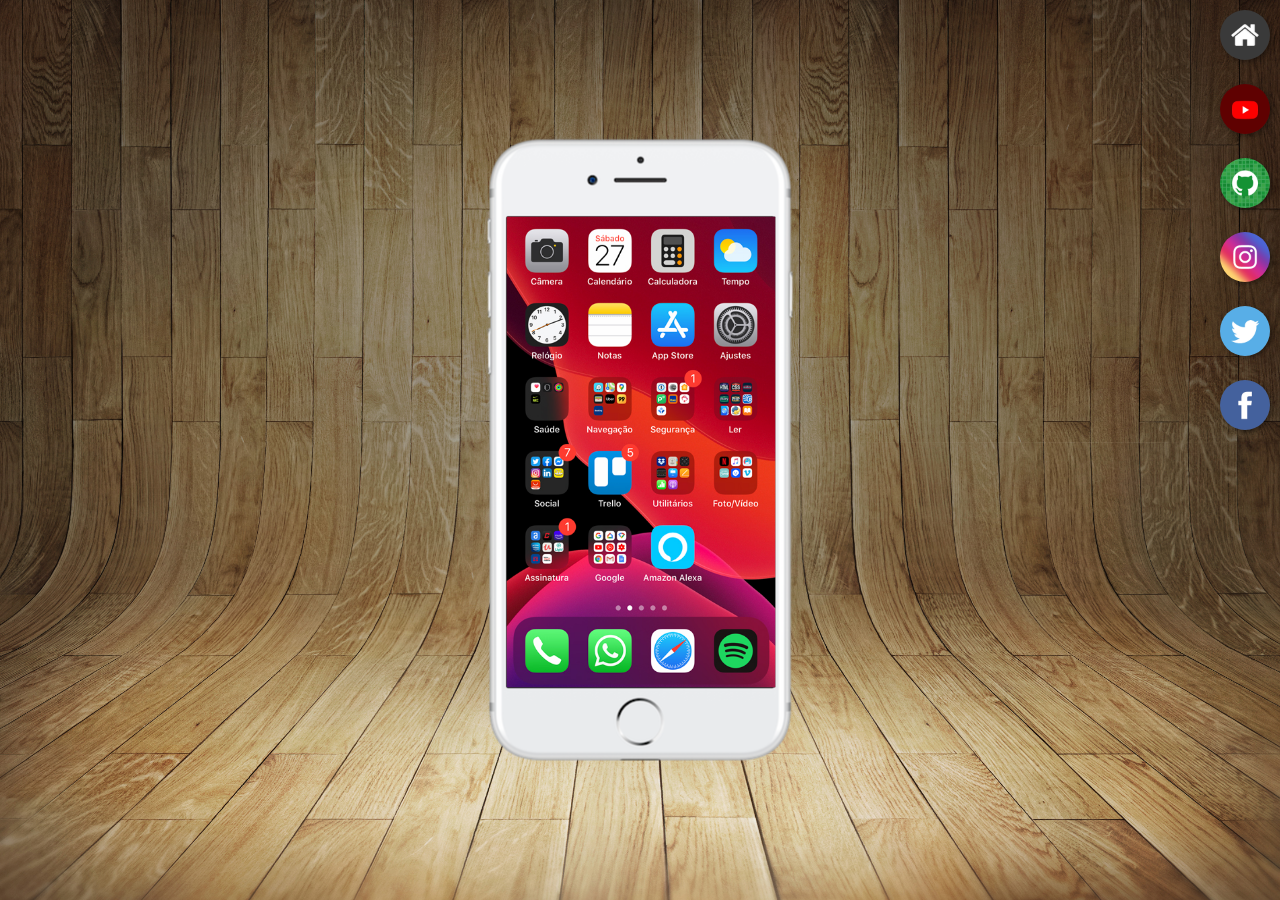
<file: index.html>
<!DOCTYPE html>
<html lang="pt-br">
<head>
    <meta charset="UTF-8">
    <meta http-equiv="X-UA-Compatible" content="IE=edge">
    <meta name="viewport" content="width=device-width, initial-scale=1.0">
    <link rel="shortcut icon" href="favicon.ico" type="image/x-icon">
    <link rel="stylesheet" href="estilos/style.css">
    <title>Projeto Redes Sociais</title>
</head>
<body>
    <main>
        <section id="telefone">
            <iframe src="home.html" name="tela" id="tela" frameborder="0">
                Seu navegador não é compatível...
            </iframe>
        </section>
        <section id="redes-sociais">
            <a href="home.html" target="tela"><img src="imagens/logo-home.jpg" alt=""></a><br>
            <a href="youtube.html" target="tela"><img src="imagens/logo-youtube.jpg" alt=""></a><br>
            <a href="github.html" target="tela"><img src="imagens/logo-github.jpg" alt=""></a><br>
            <a href="instagram.html" target="tela"><img src="imagens/logo-instagram.jpg" alt=""></a><br>
            <a href="twitter.html" target="tela"><img src="imagens/logo-twitter.jpg" alt=""></a><br>
            <a href="facebook.html" target="tela"><img src="imagens/logo-facebook.jpg" alt=""></a>
        </section>
    </main>
</body>
</html>
</file>
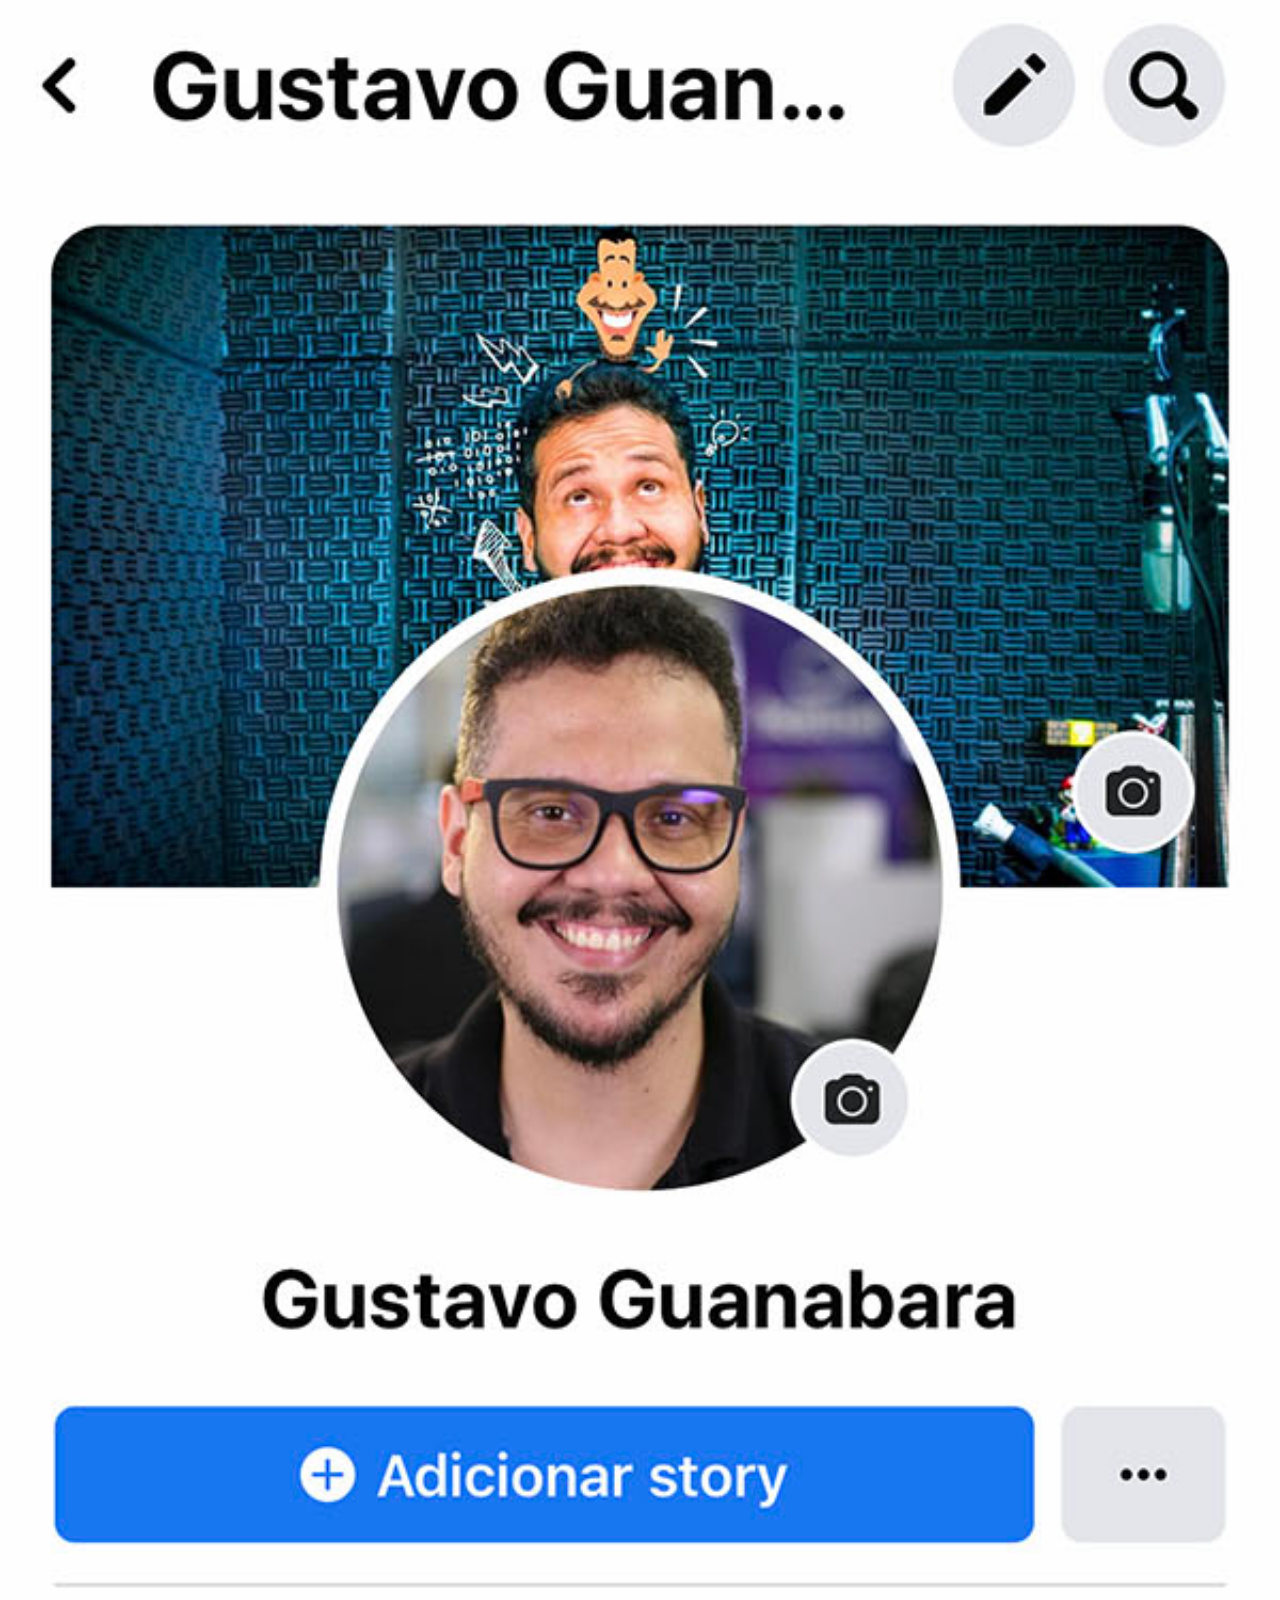
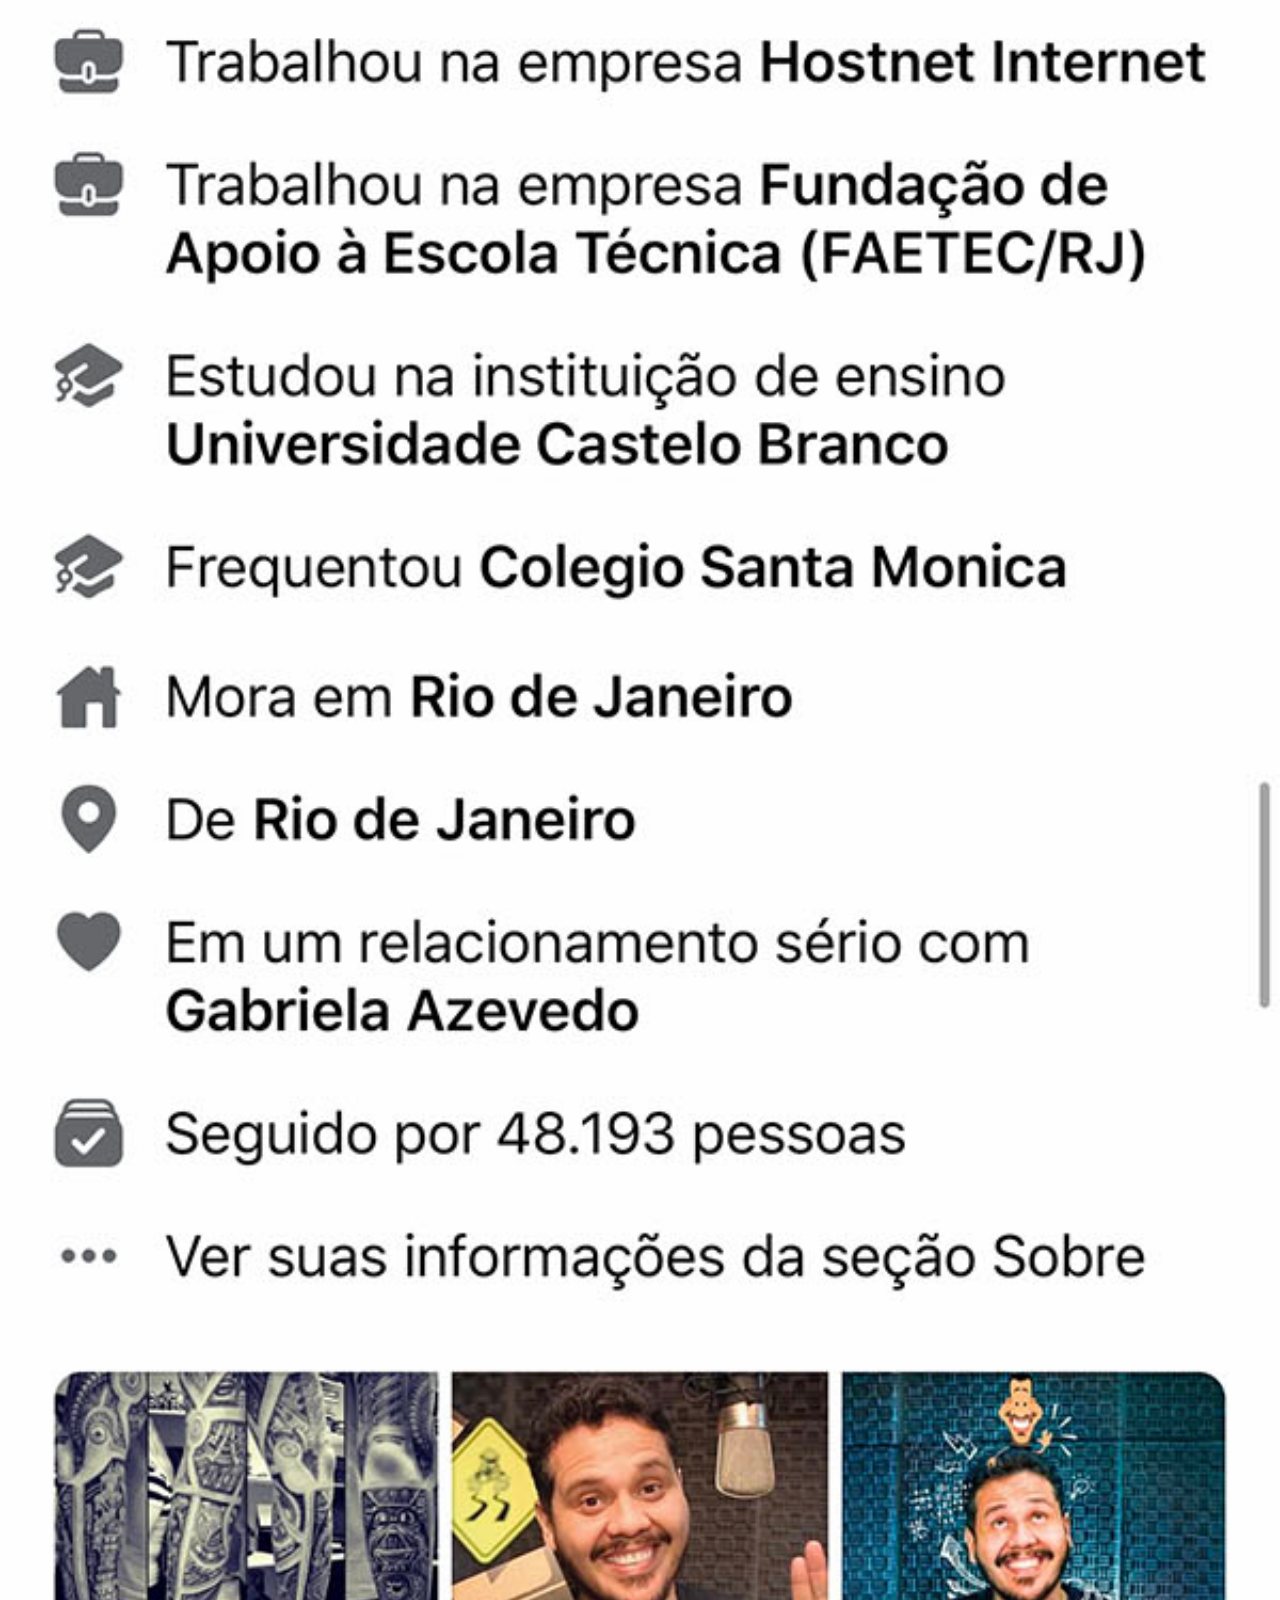
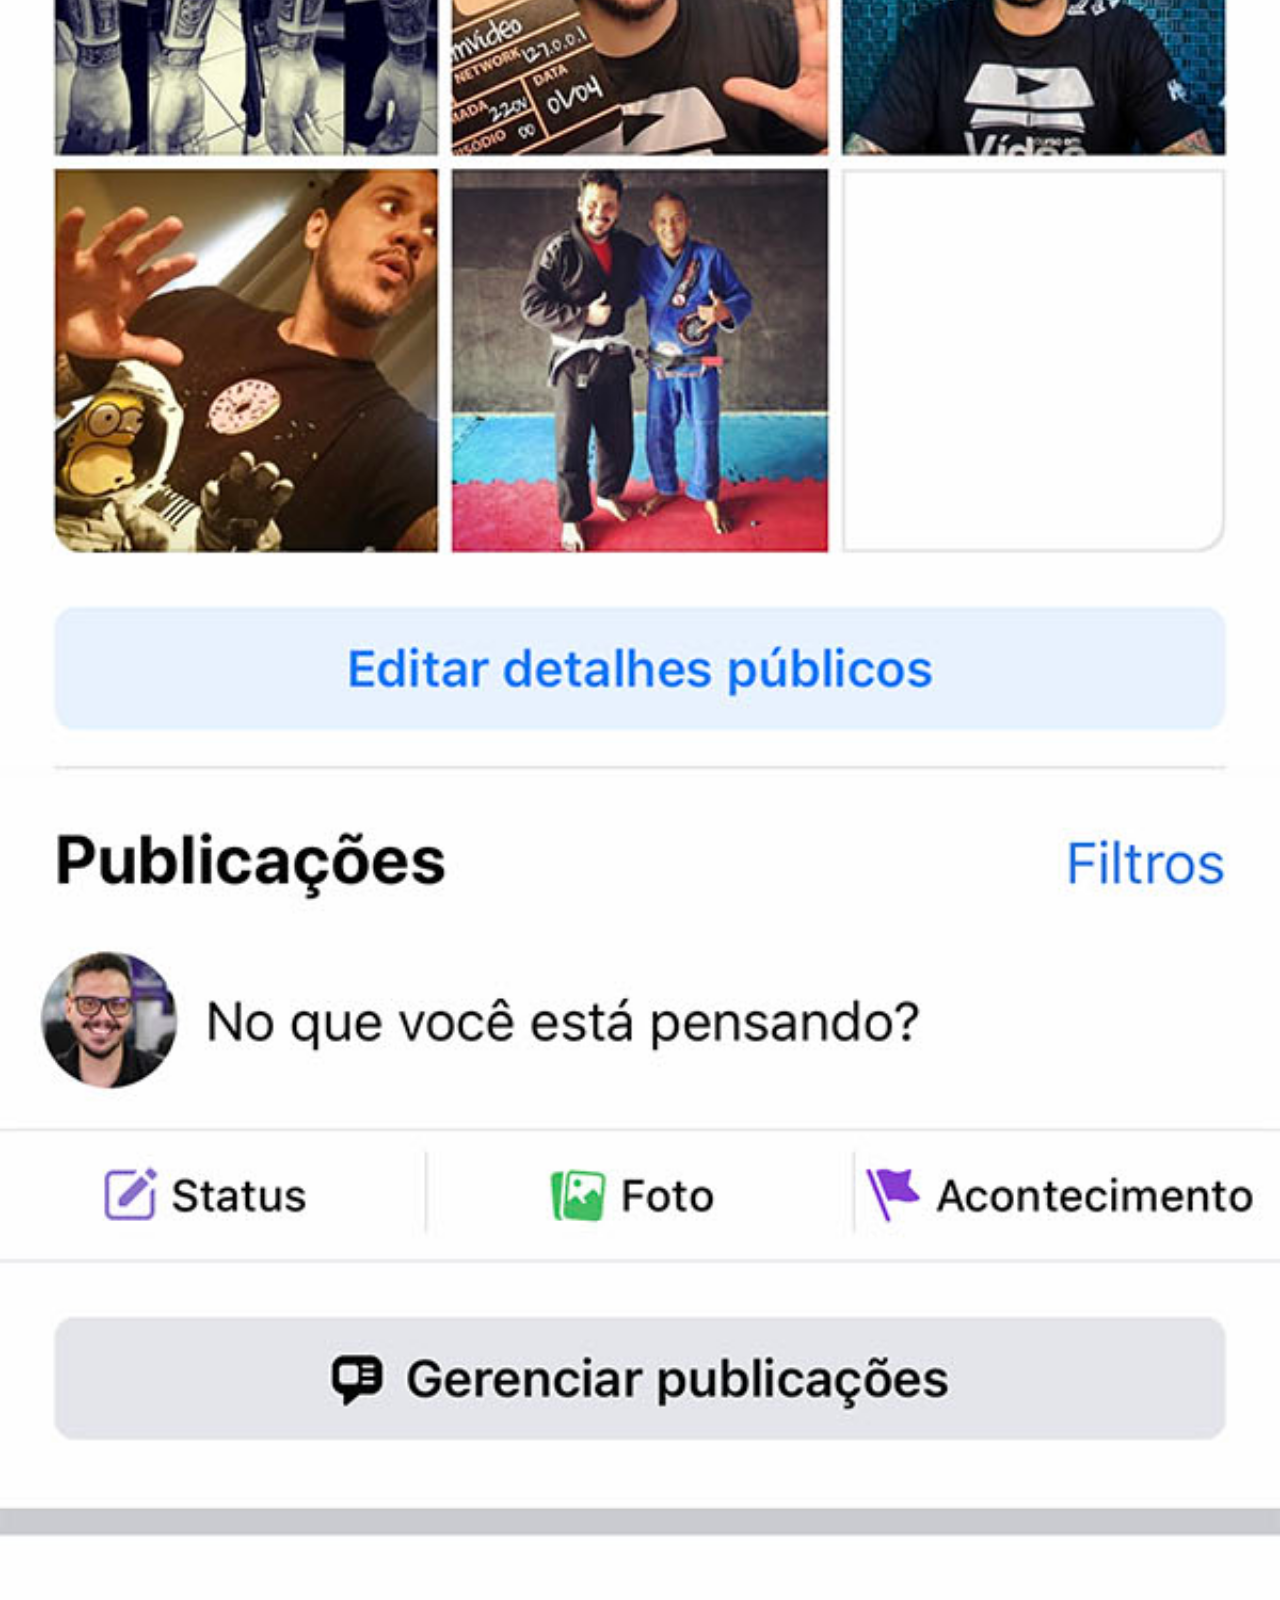
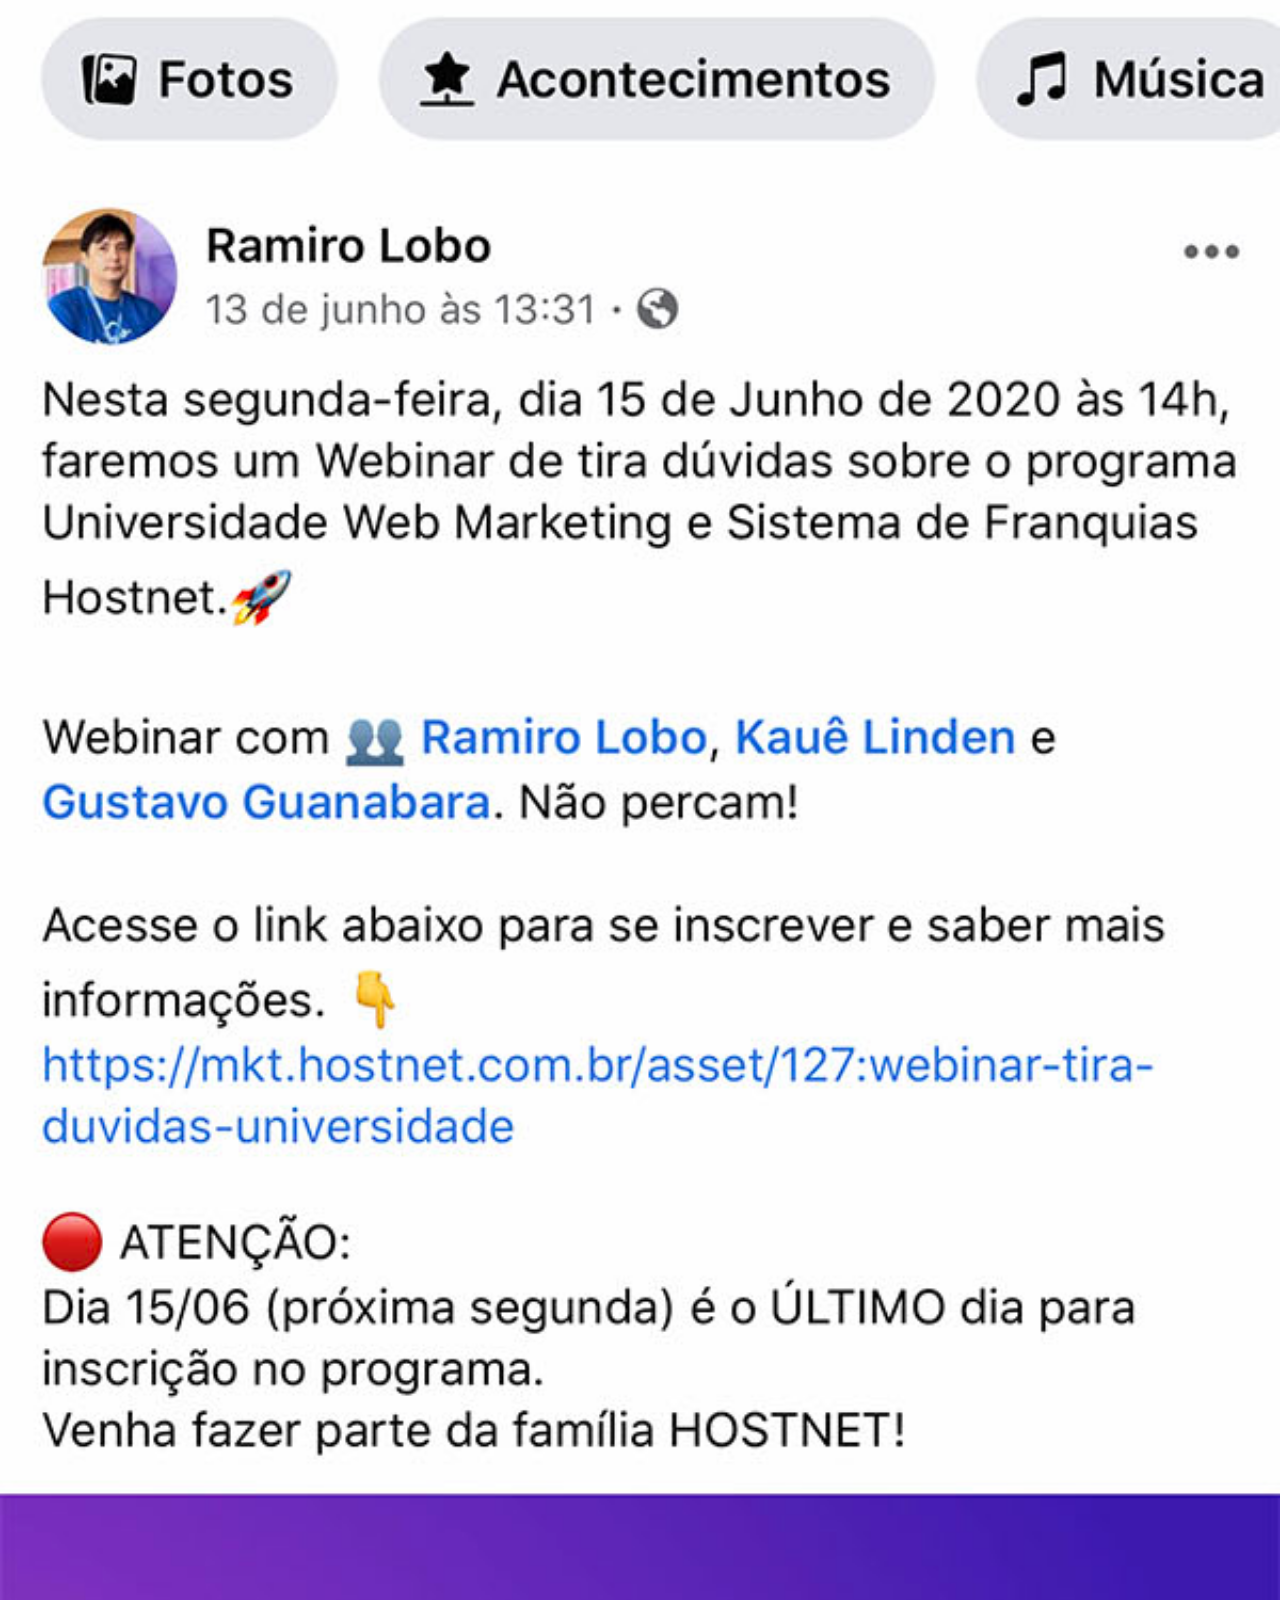
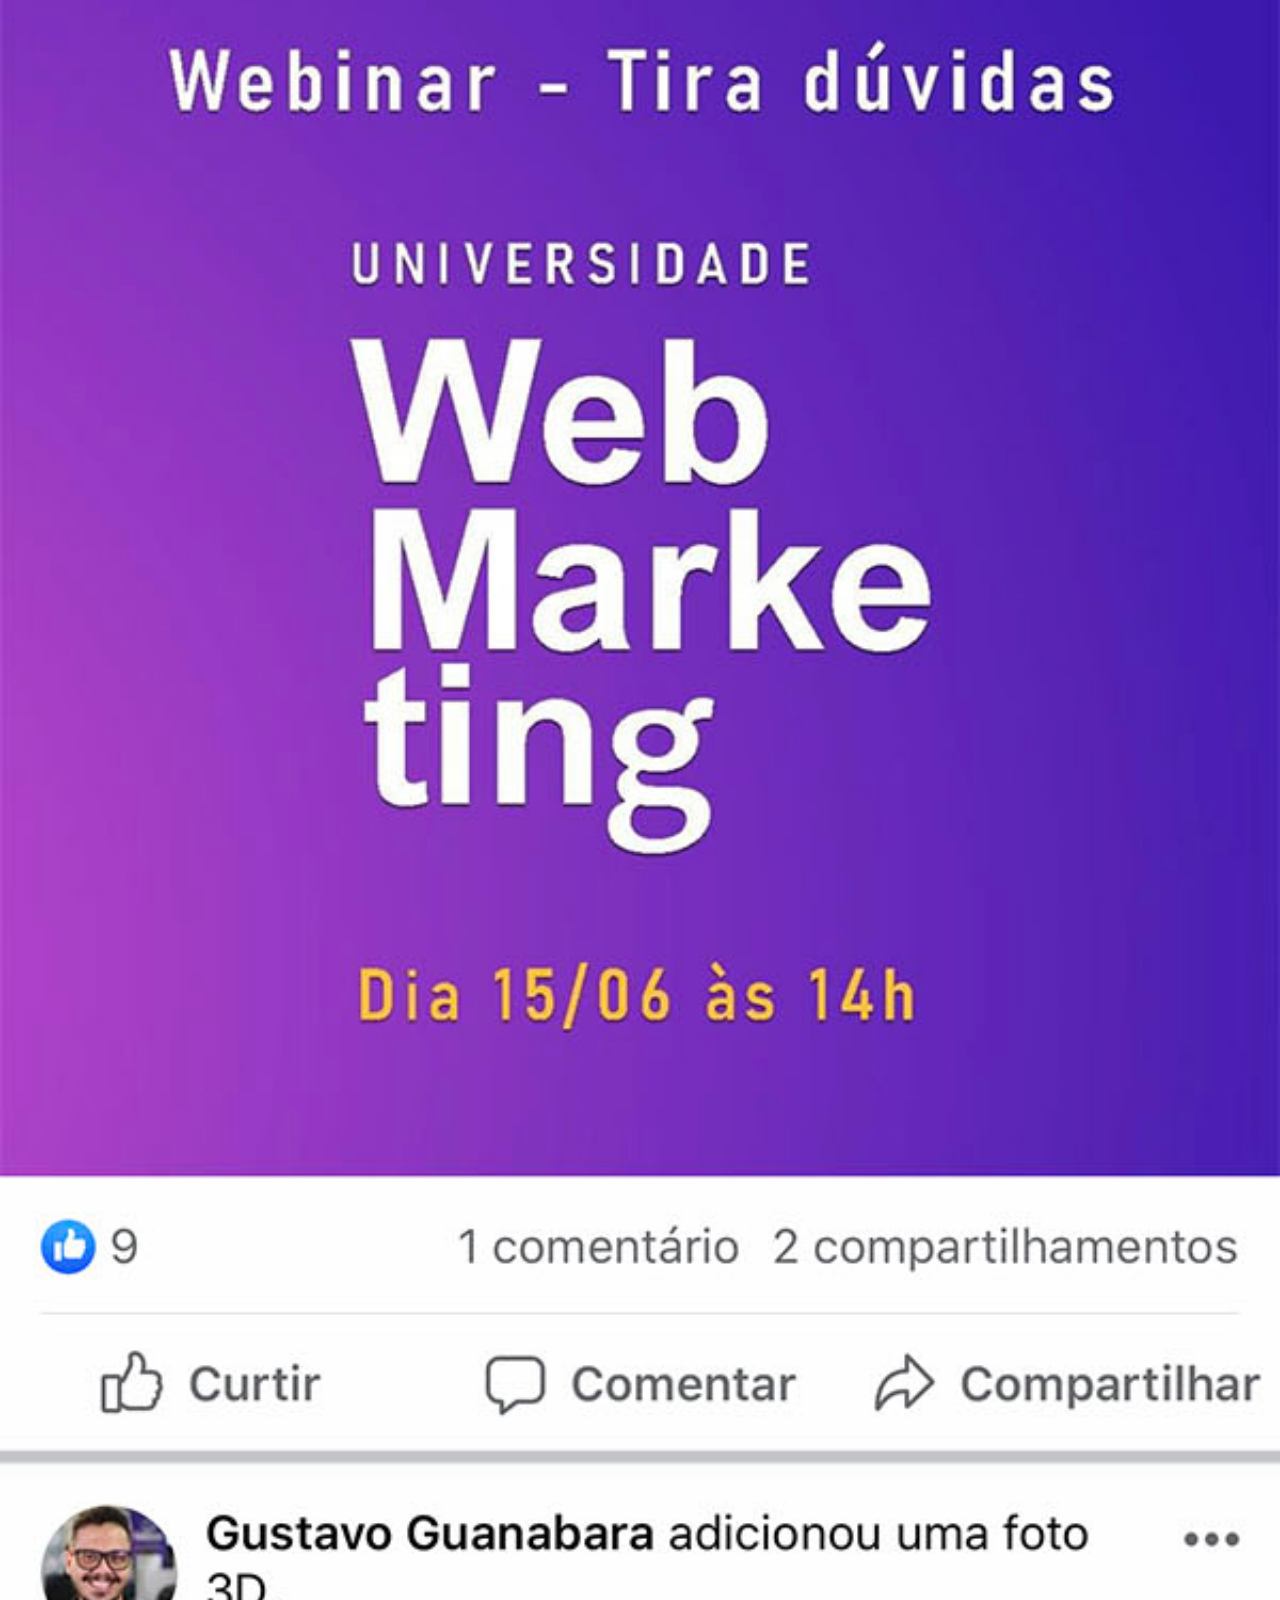
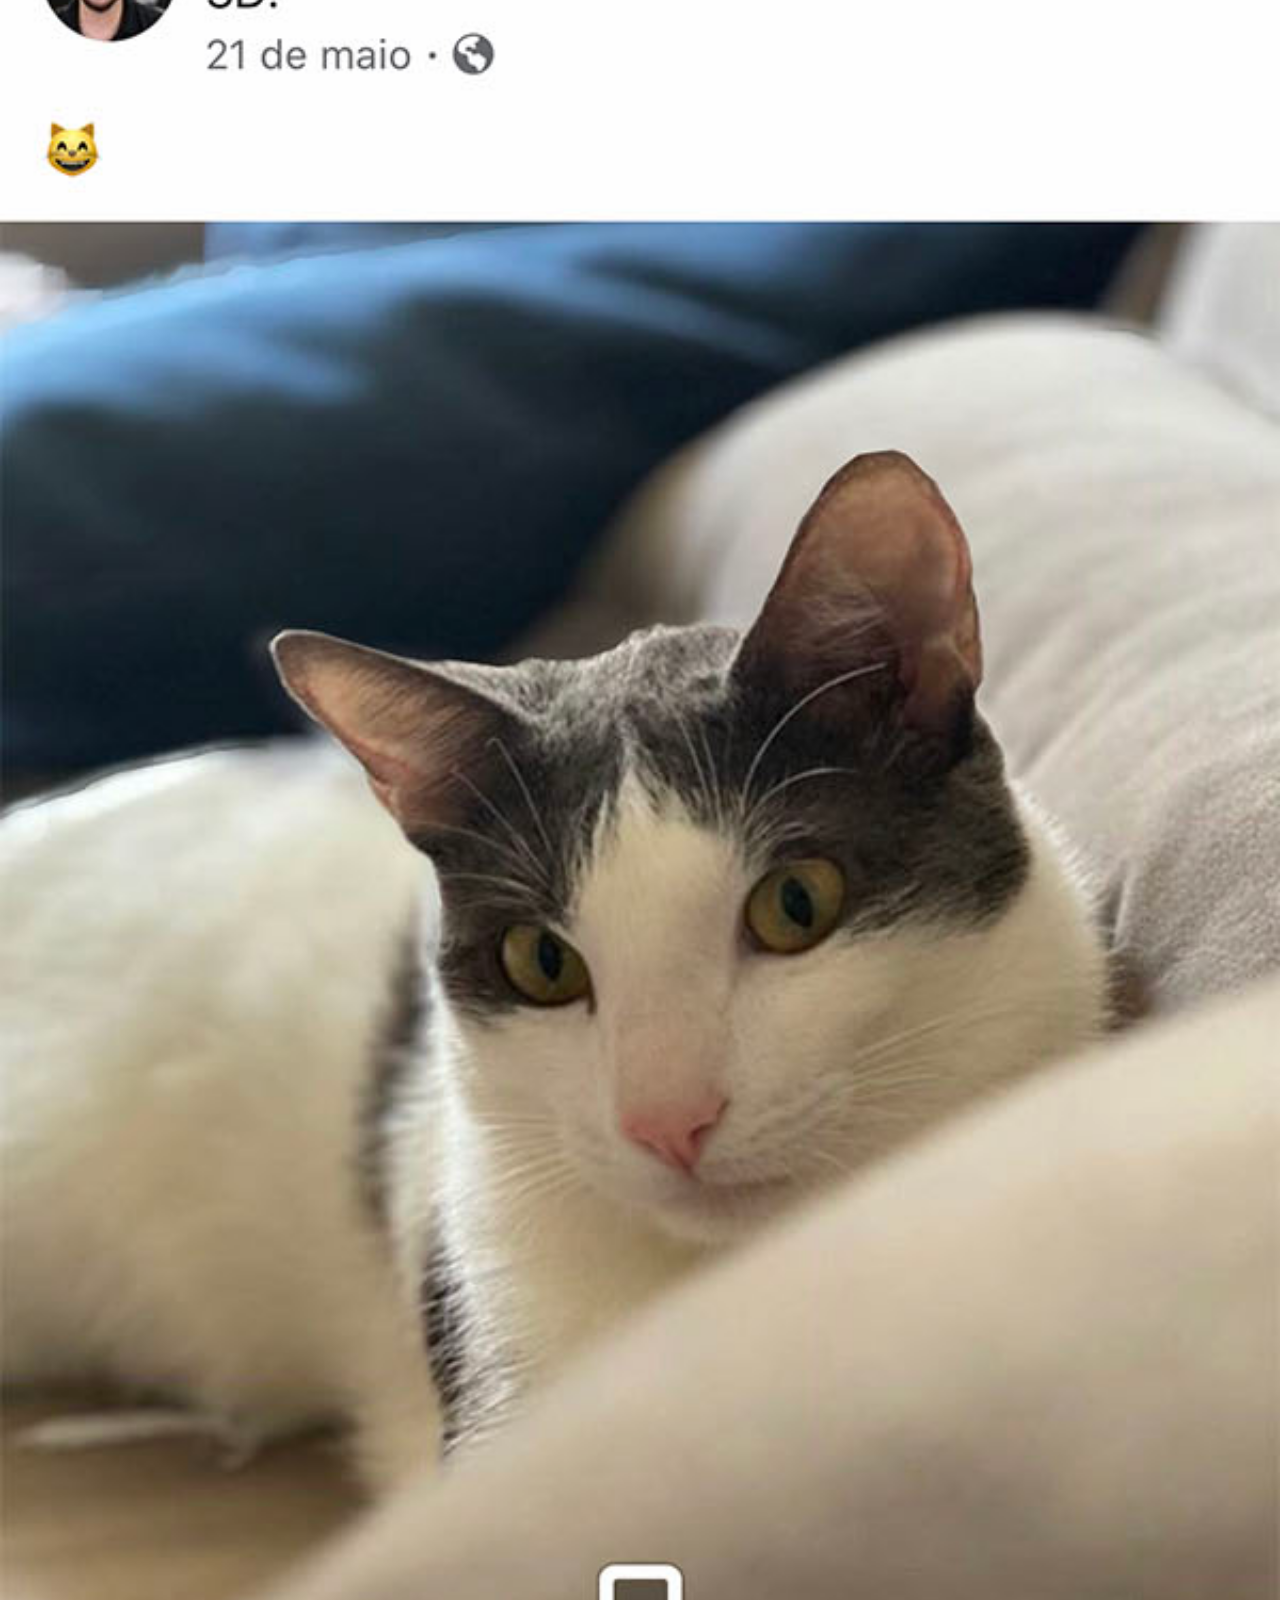
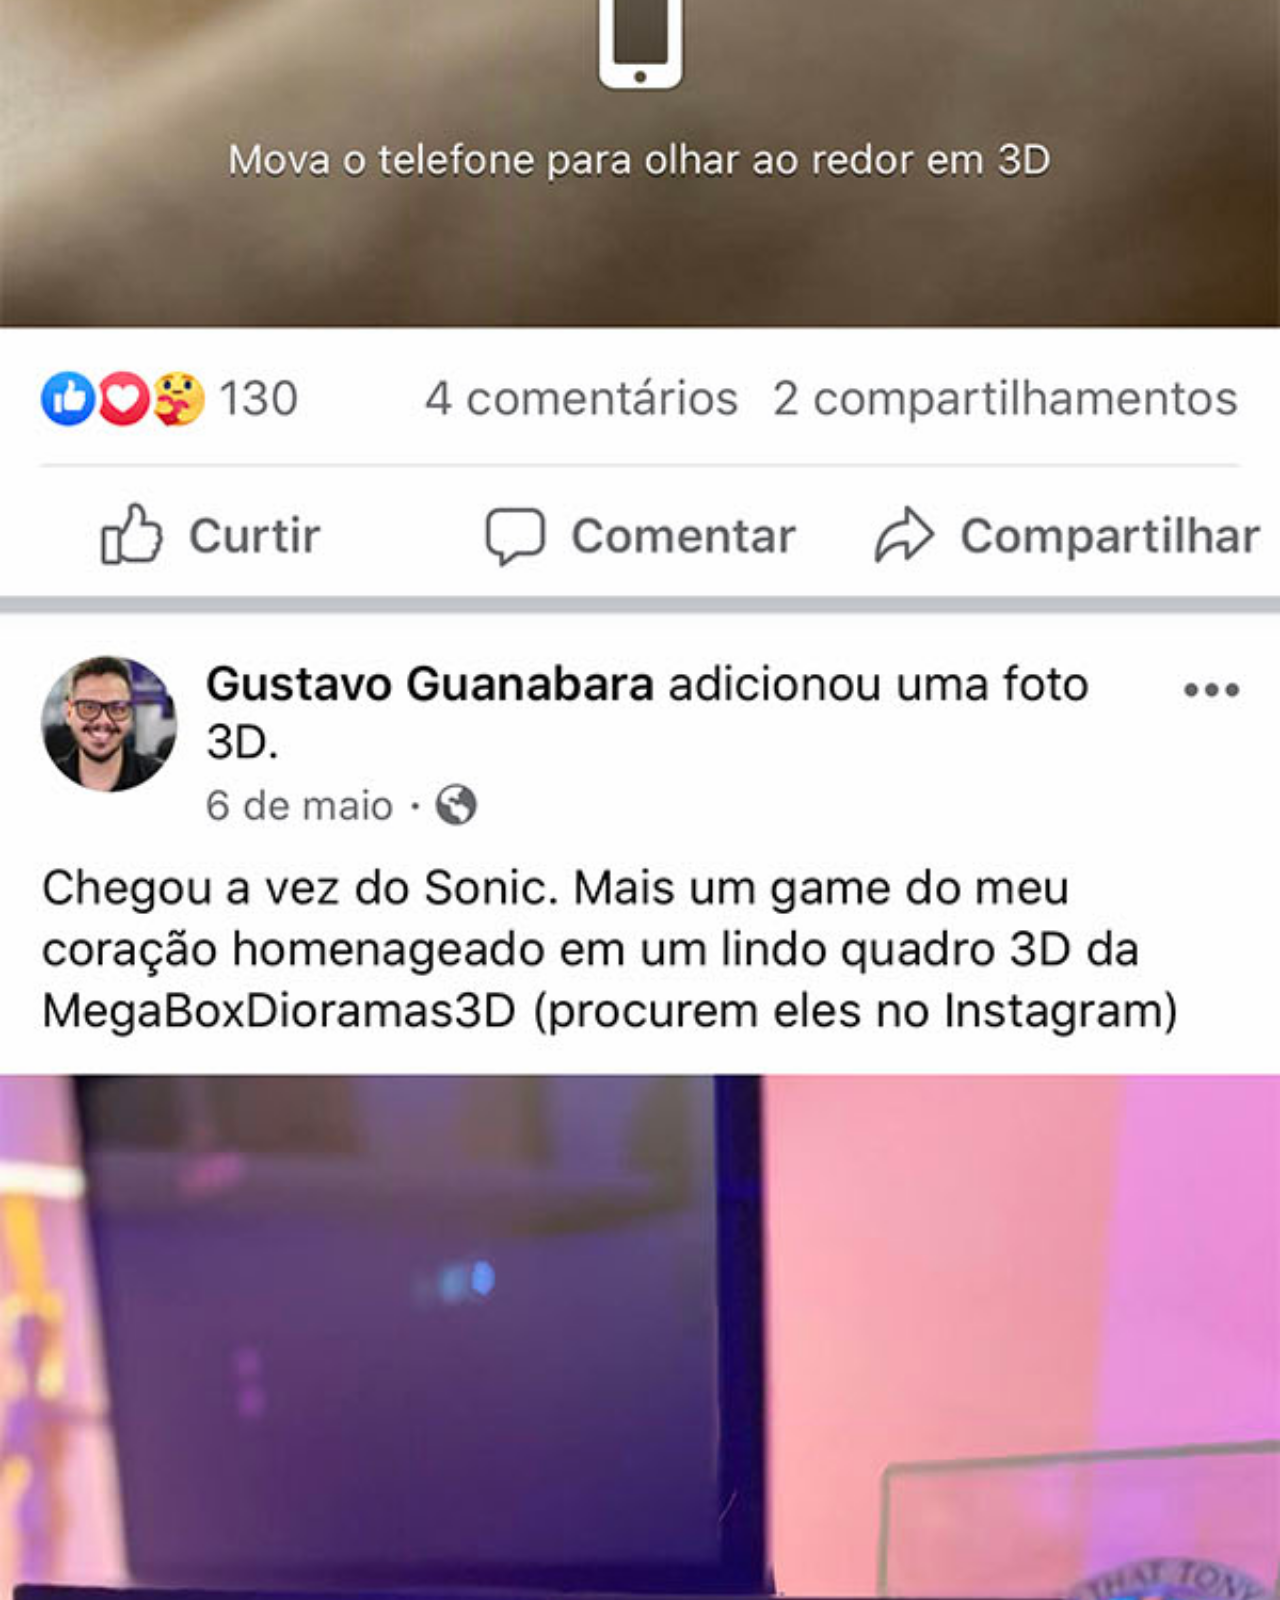
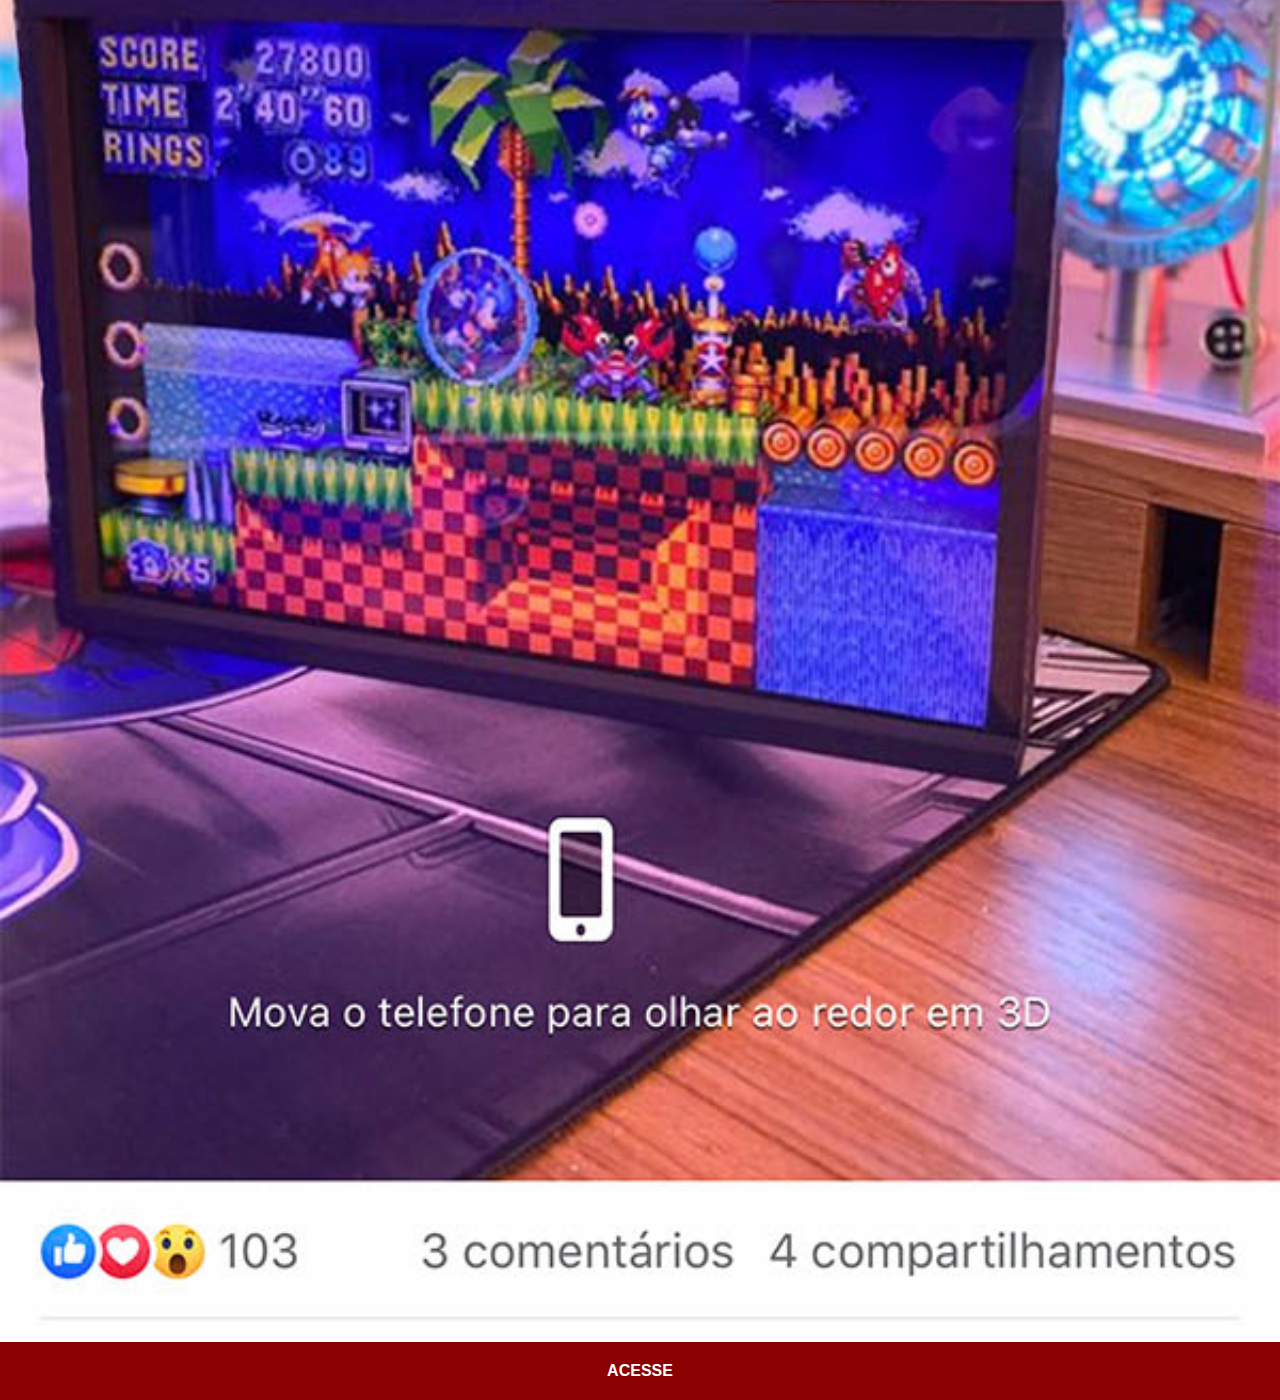
<file: facebook.html>
<!DOCTYPE html>
<html lang="pt-br">
<head>
    <meta charset="UTF-8">
    <meta http-equiv="X-UA-Compatible" content="IE=edge">
    <meta name="viewport" content="width=device-width, initial-scale=1.0">
    <title>Facebook</title>
    <link rel="stylesheet" href="estilos/social.css">
</head>
<body>
    <img src="imagens/tela-facebook.jpg" alt="Facebook">
    <a href="https://pt-br.facebook.com/gustavoguanabara/" target="_blank">ACESSE</a>
</body>
</html>
</file>
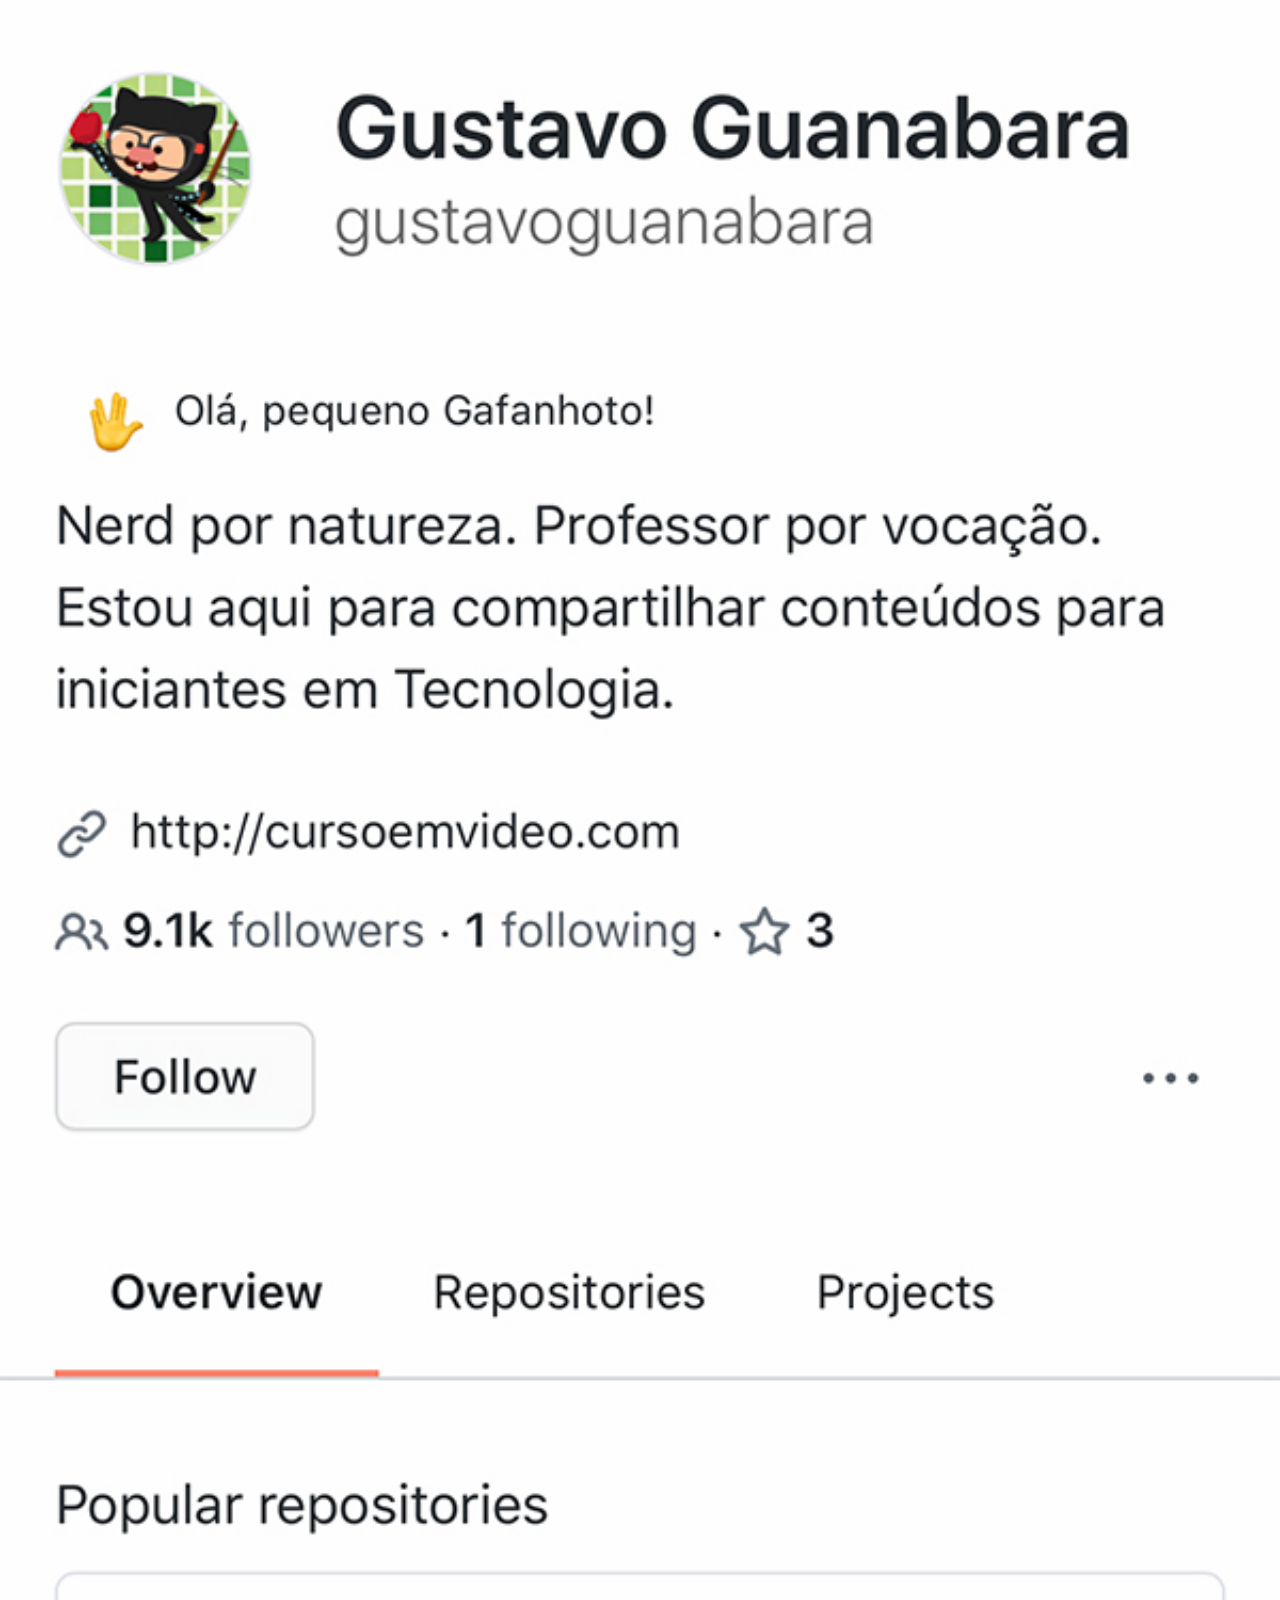
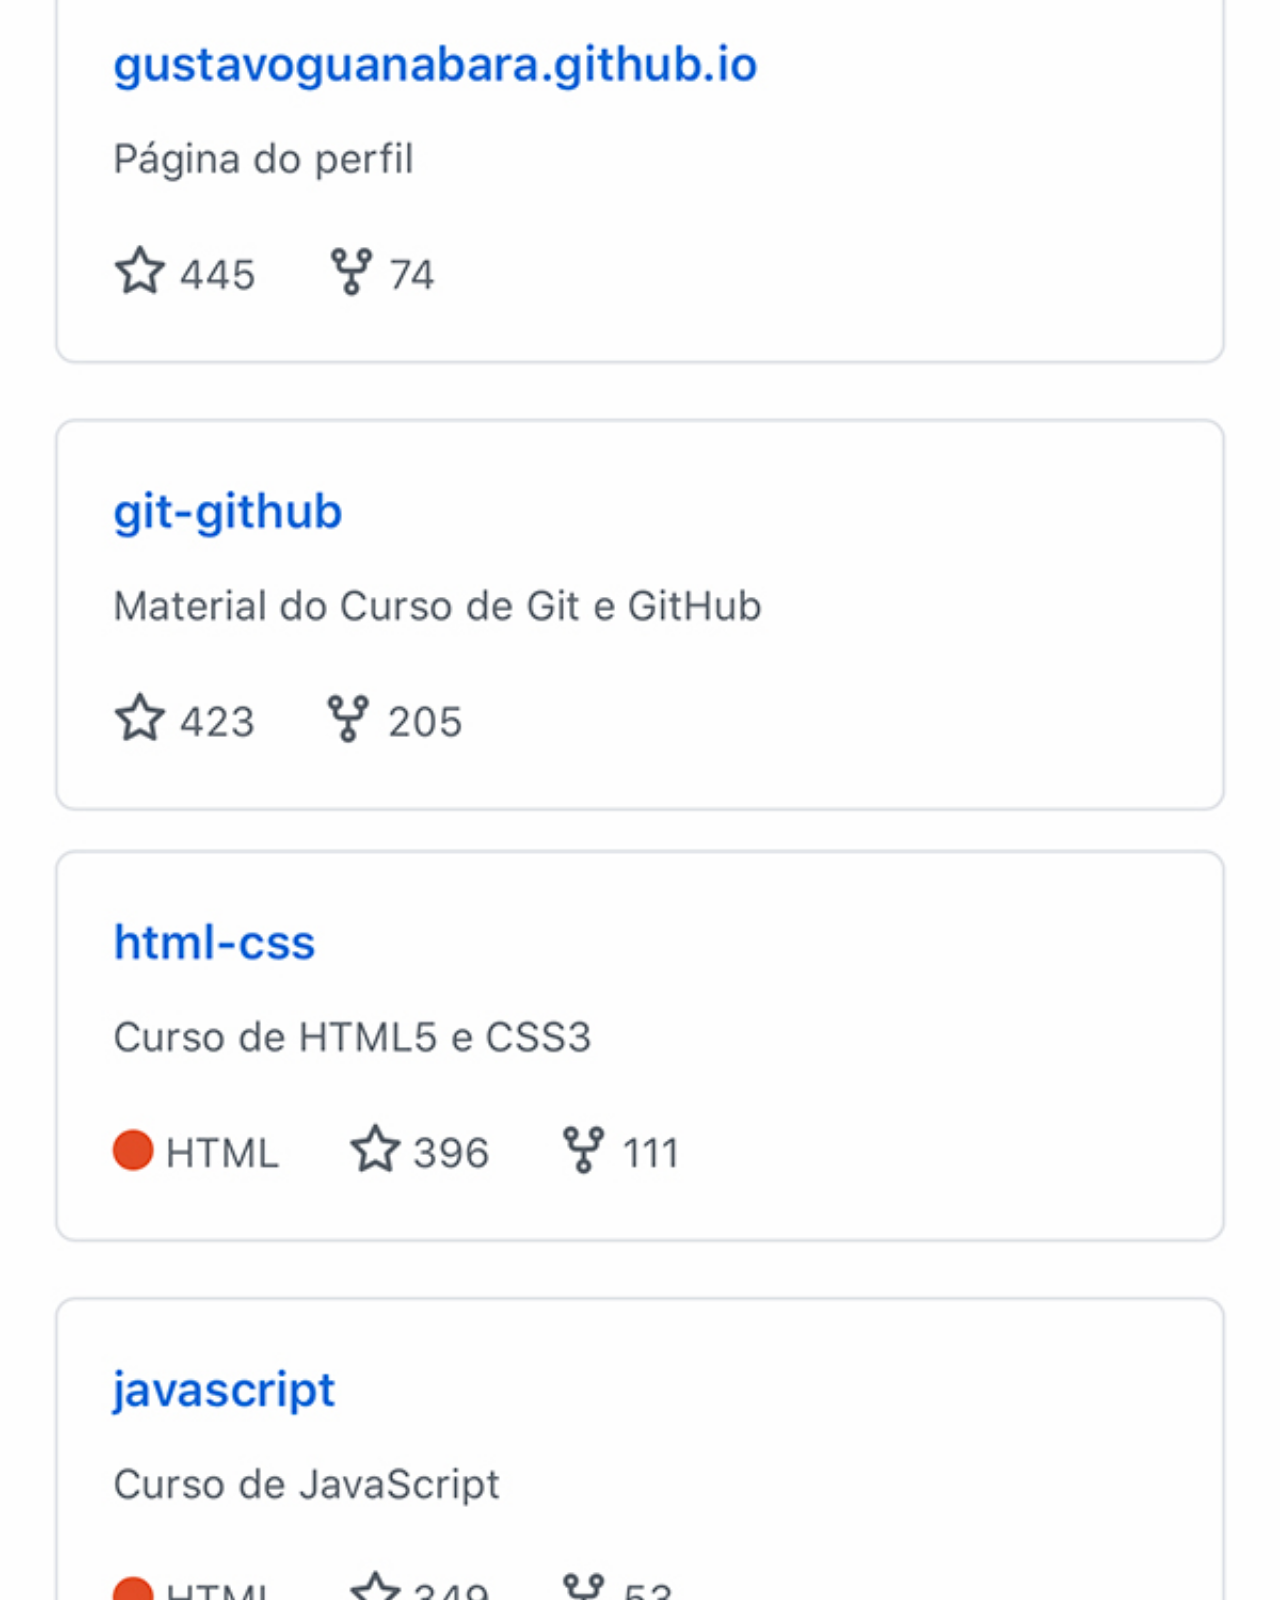
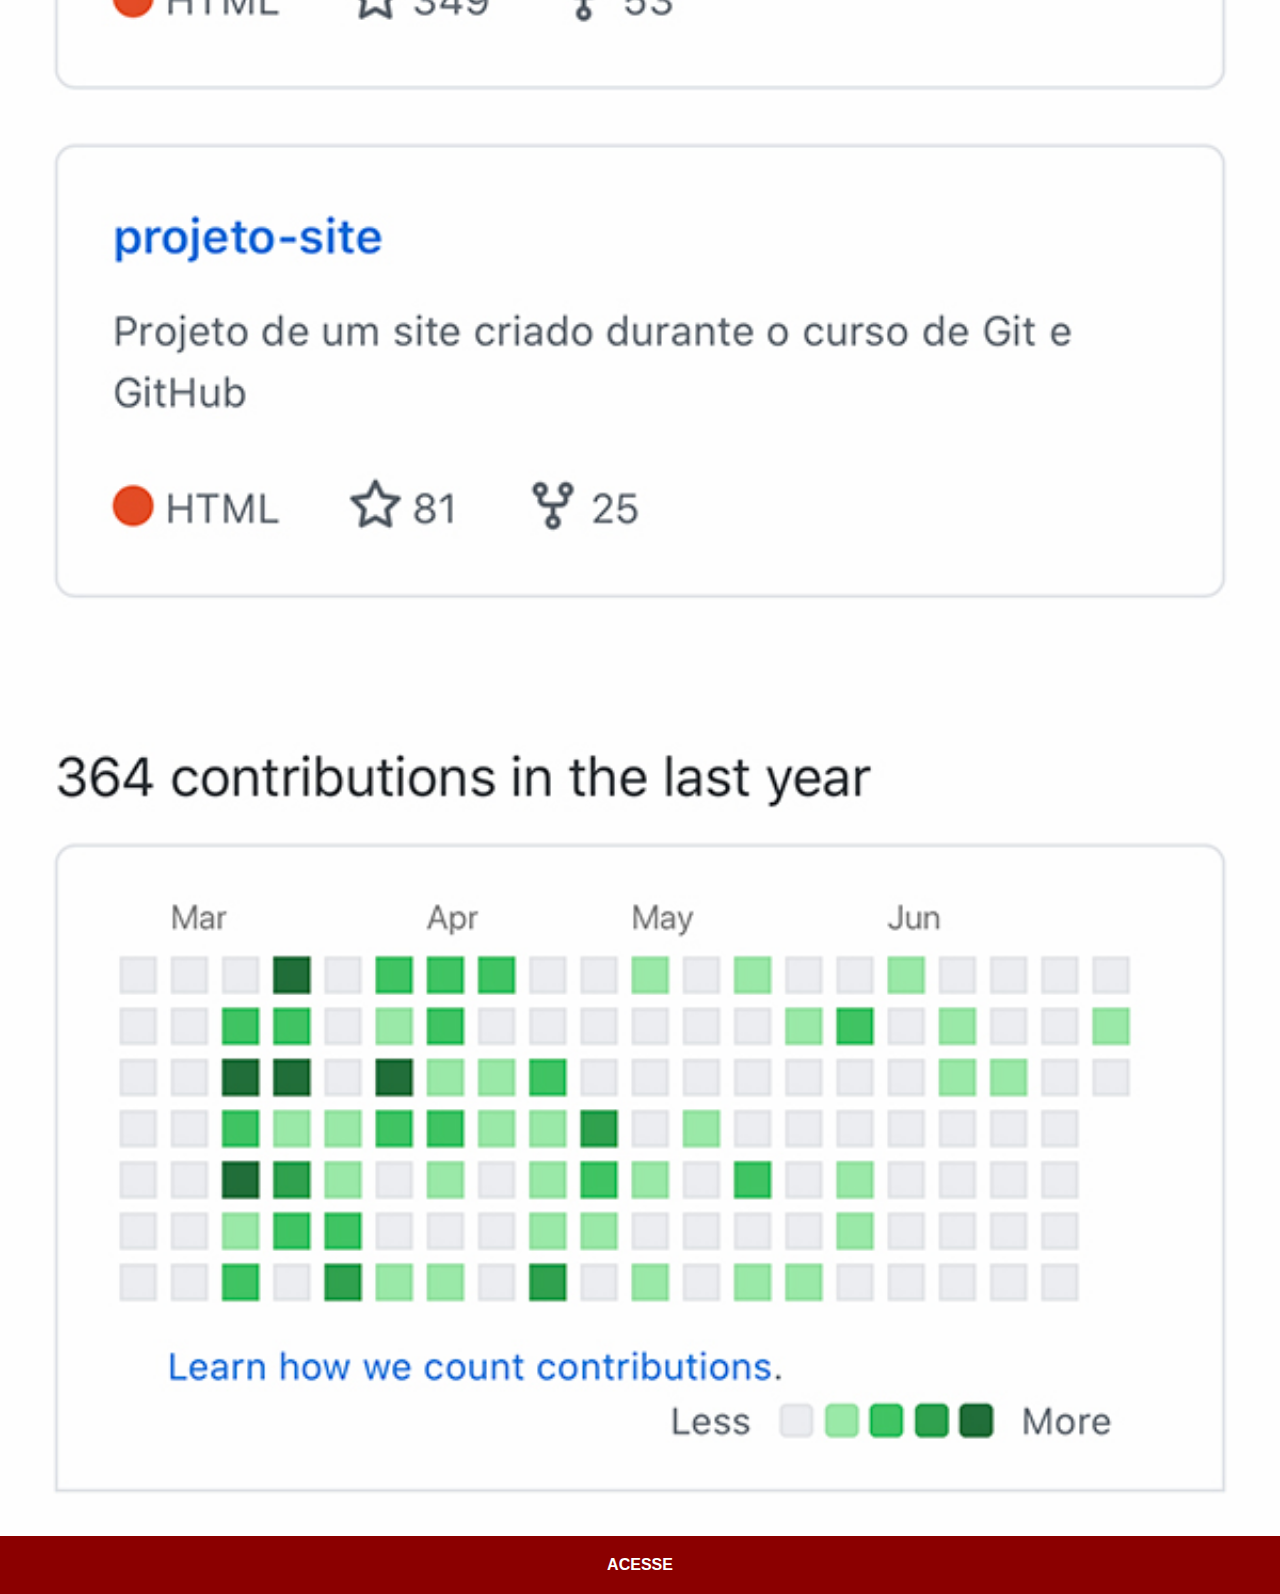
<file: github.html>
<!DOCTYPE html>
<html lang="pt-br">
<head>
    <meta charset="UTF-8">
    <meta http-equiv="X-UA-Compatible" content="IE=edge">
    <meta name="viewport" content="width=device-width, initial-scale=1.0">
    <title>GitHub</title>
    <link rel="stylesheet" href="estilos/social.css">
</head>
<body>
    <img src="imagens/tela-github.jpg" alt="GitHub">
    <a href="https://github.com/gustavoguanabara" target="_blank">ACESSE</a>
</body>
</html>
</file>
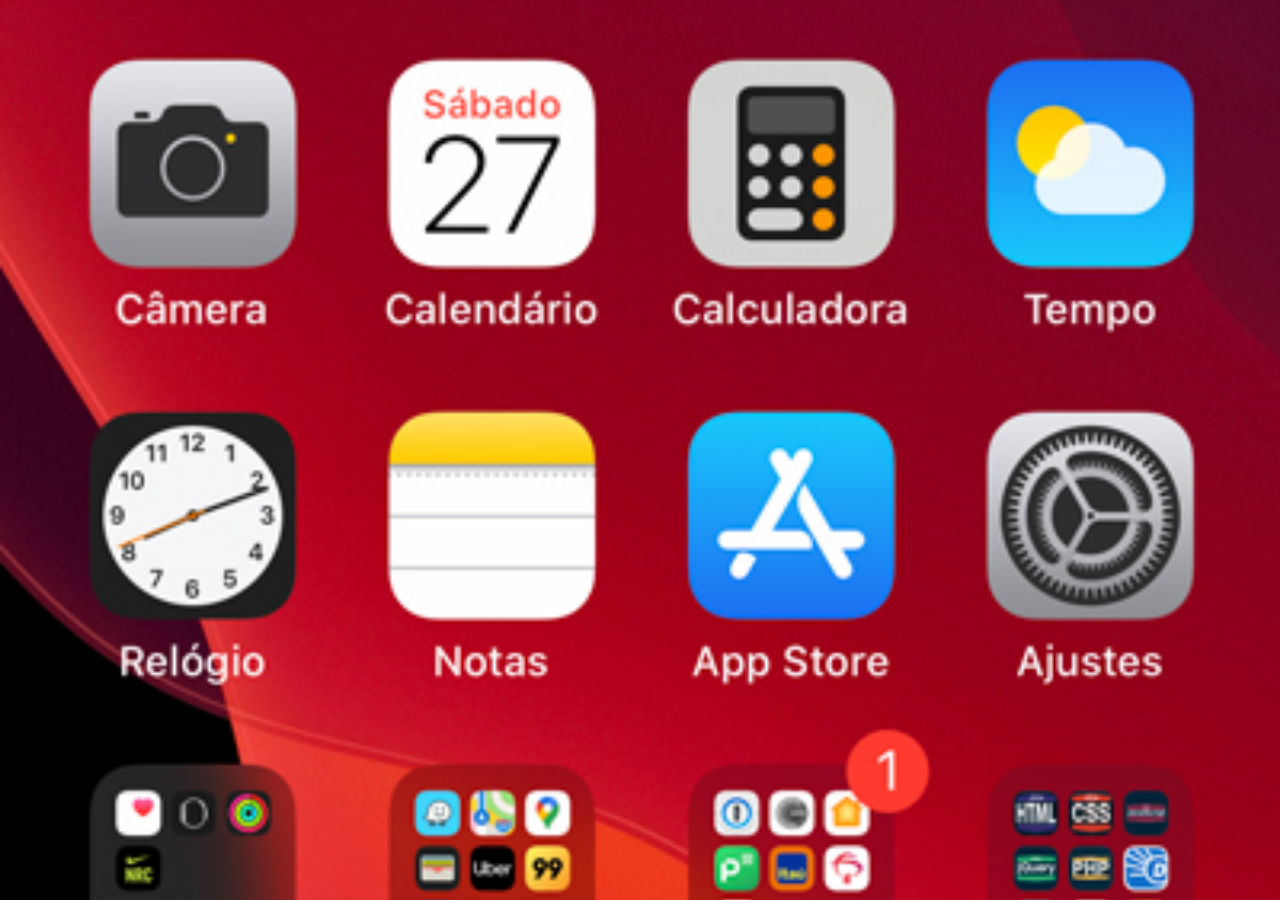
<file: home.html>
<!DOCTYPE html>
<html lang="pt-br">
<head>
    <meta charset="UTF-8">
    <meta http-equiv="X-UA-Compatible" content="IE=edge">
    <meta name="viewport" content="width=device-width, initial-scale=1.0">
    <title>Home</title>
</head>
<style>
    * {
        margin: 0px;
        padding: 0px;
    }

    body {
        height: 100vh;
        width: 100vw;
        background: black url('imagens/tela-home.jpg')no-repeat top center;
        background-size: cover;
    }
</style>
<body>
    
</body>
</html>
</file>
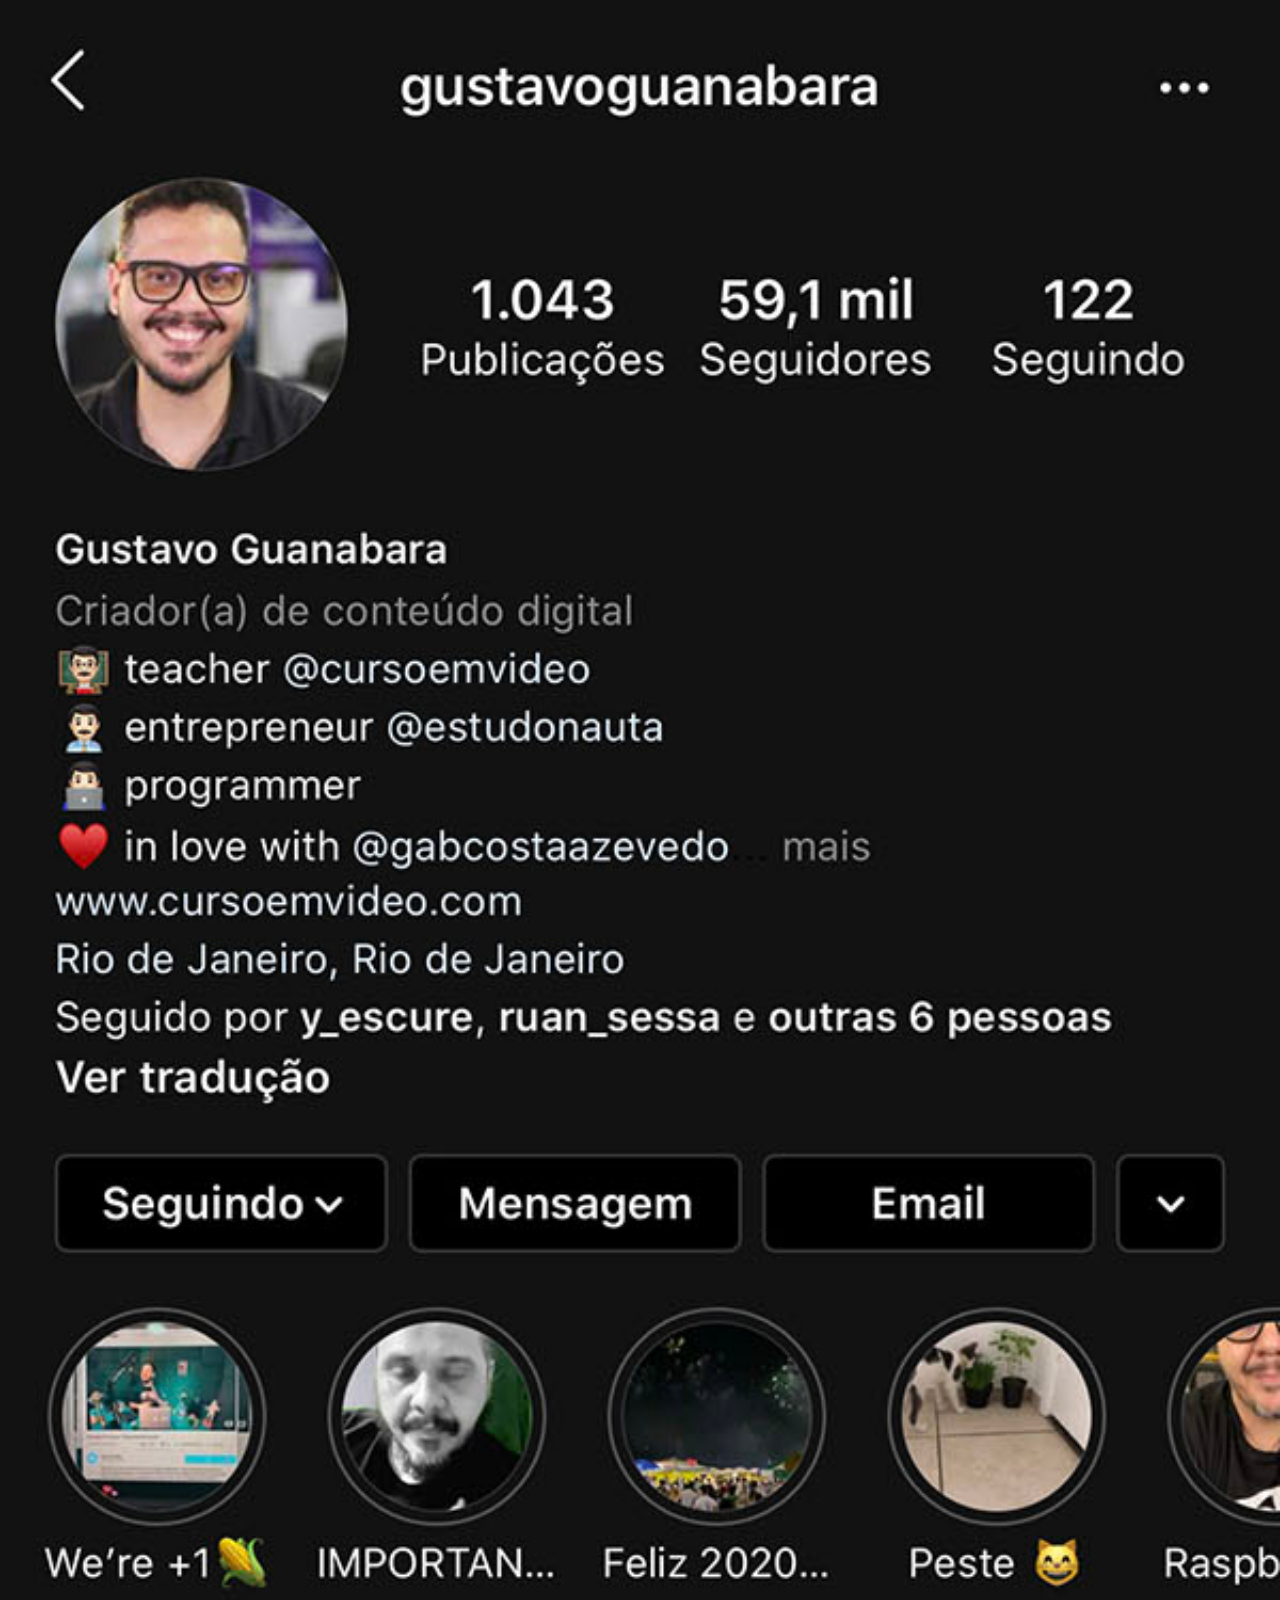
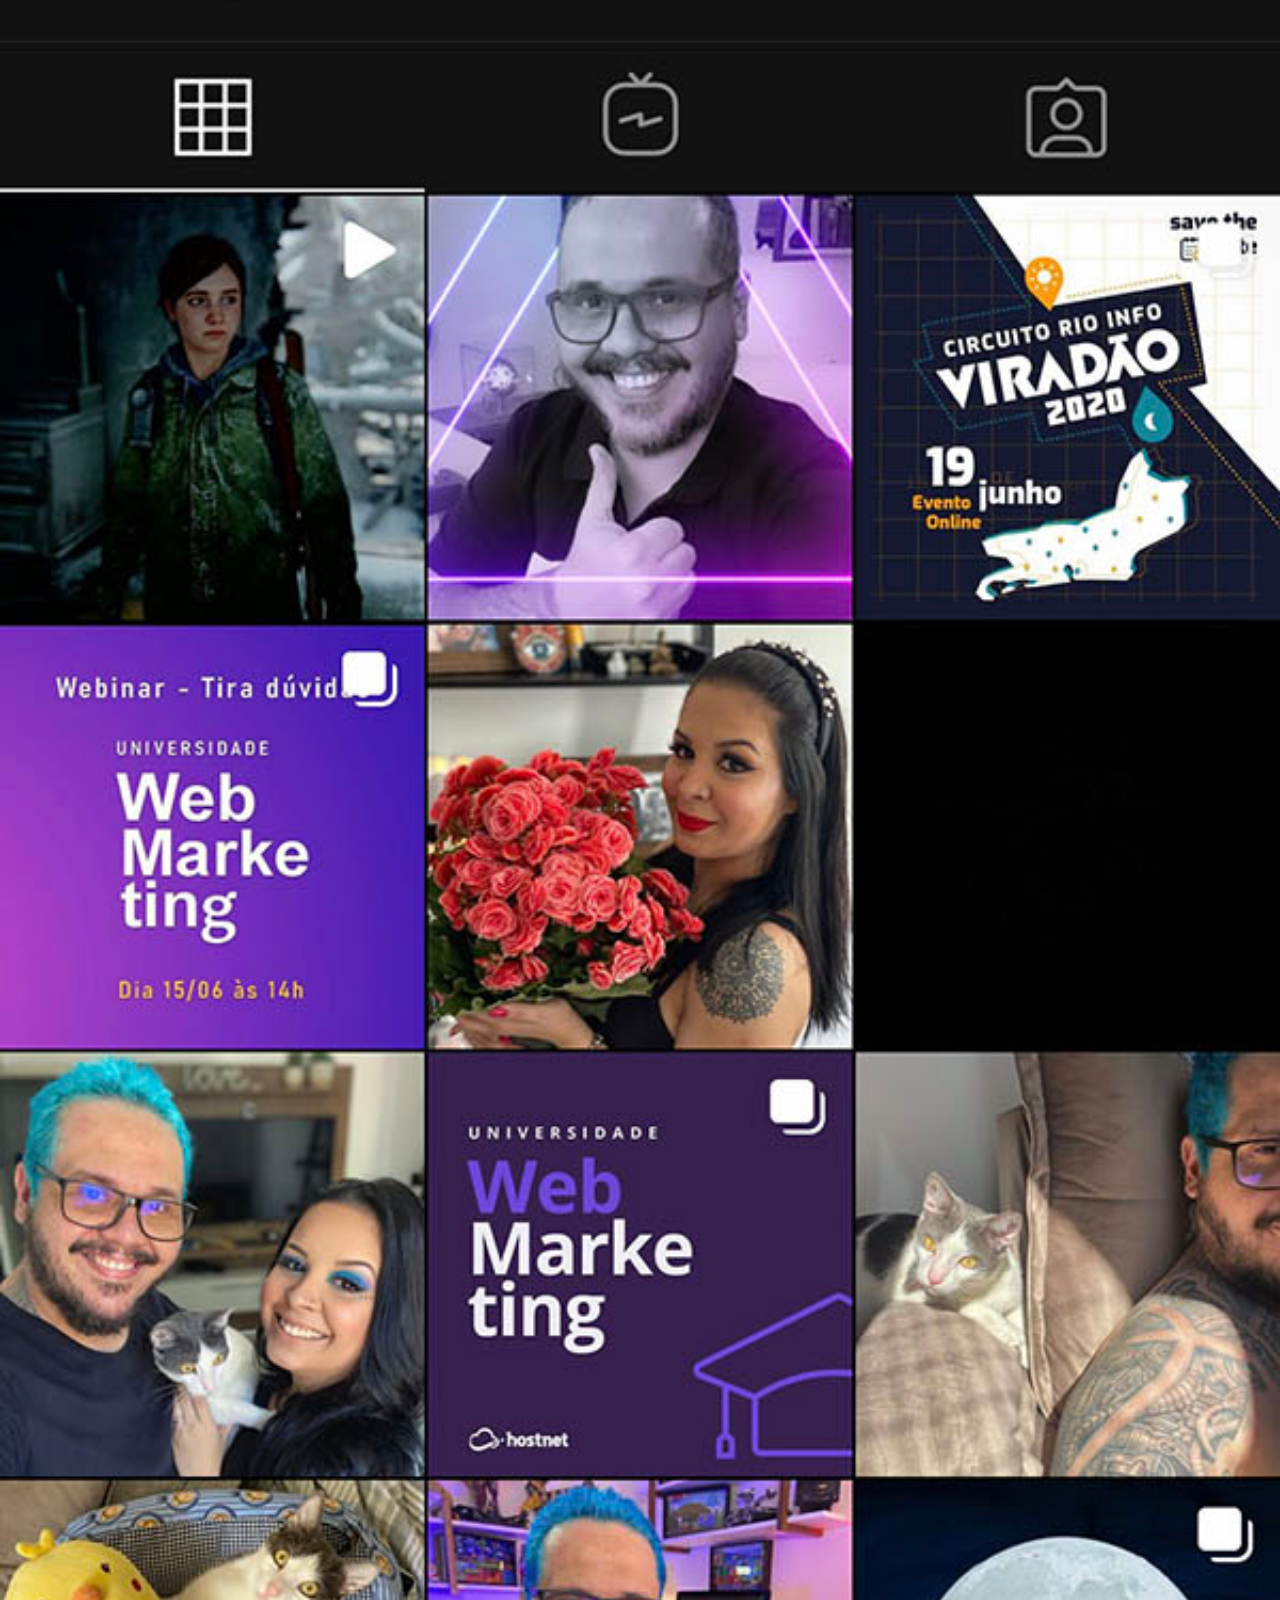
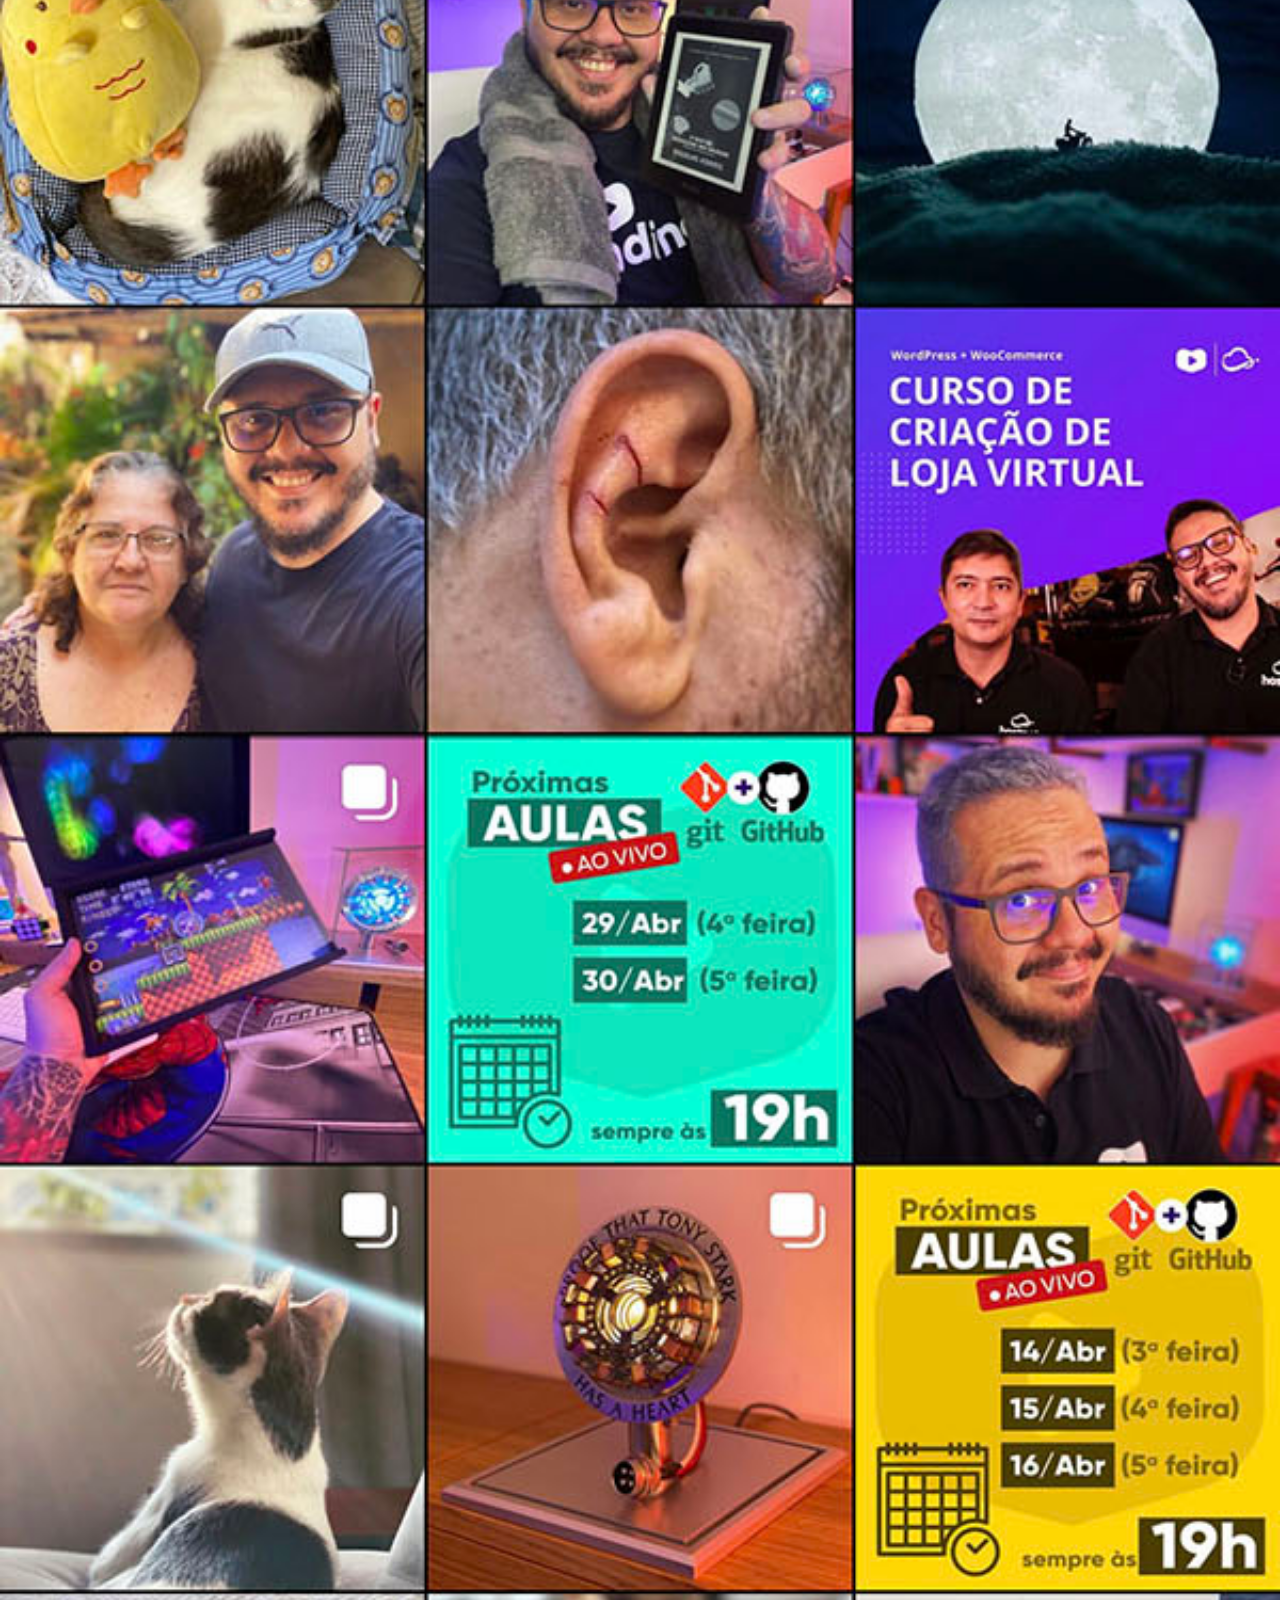
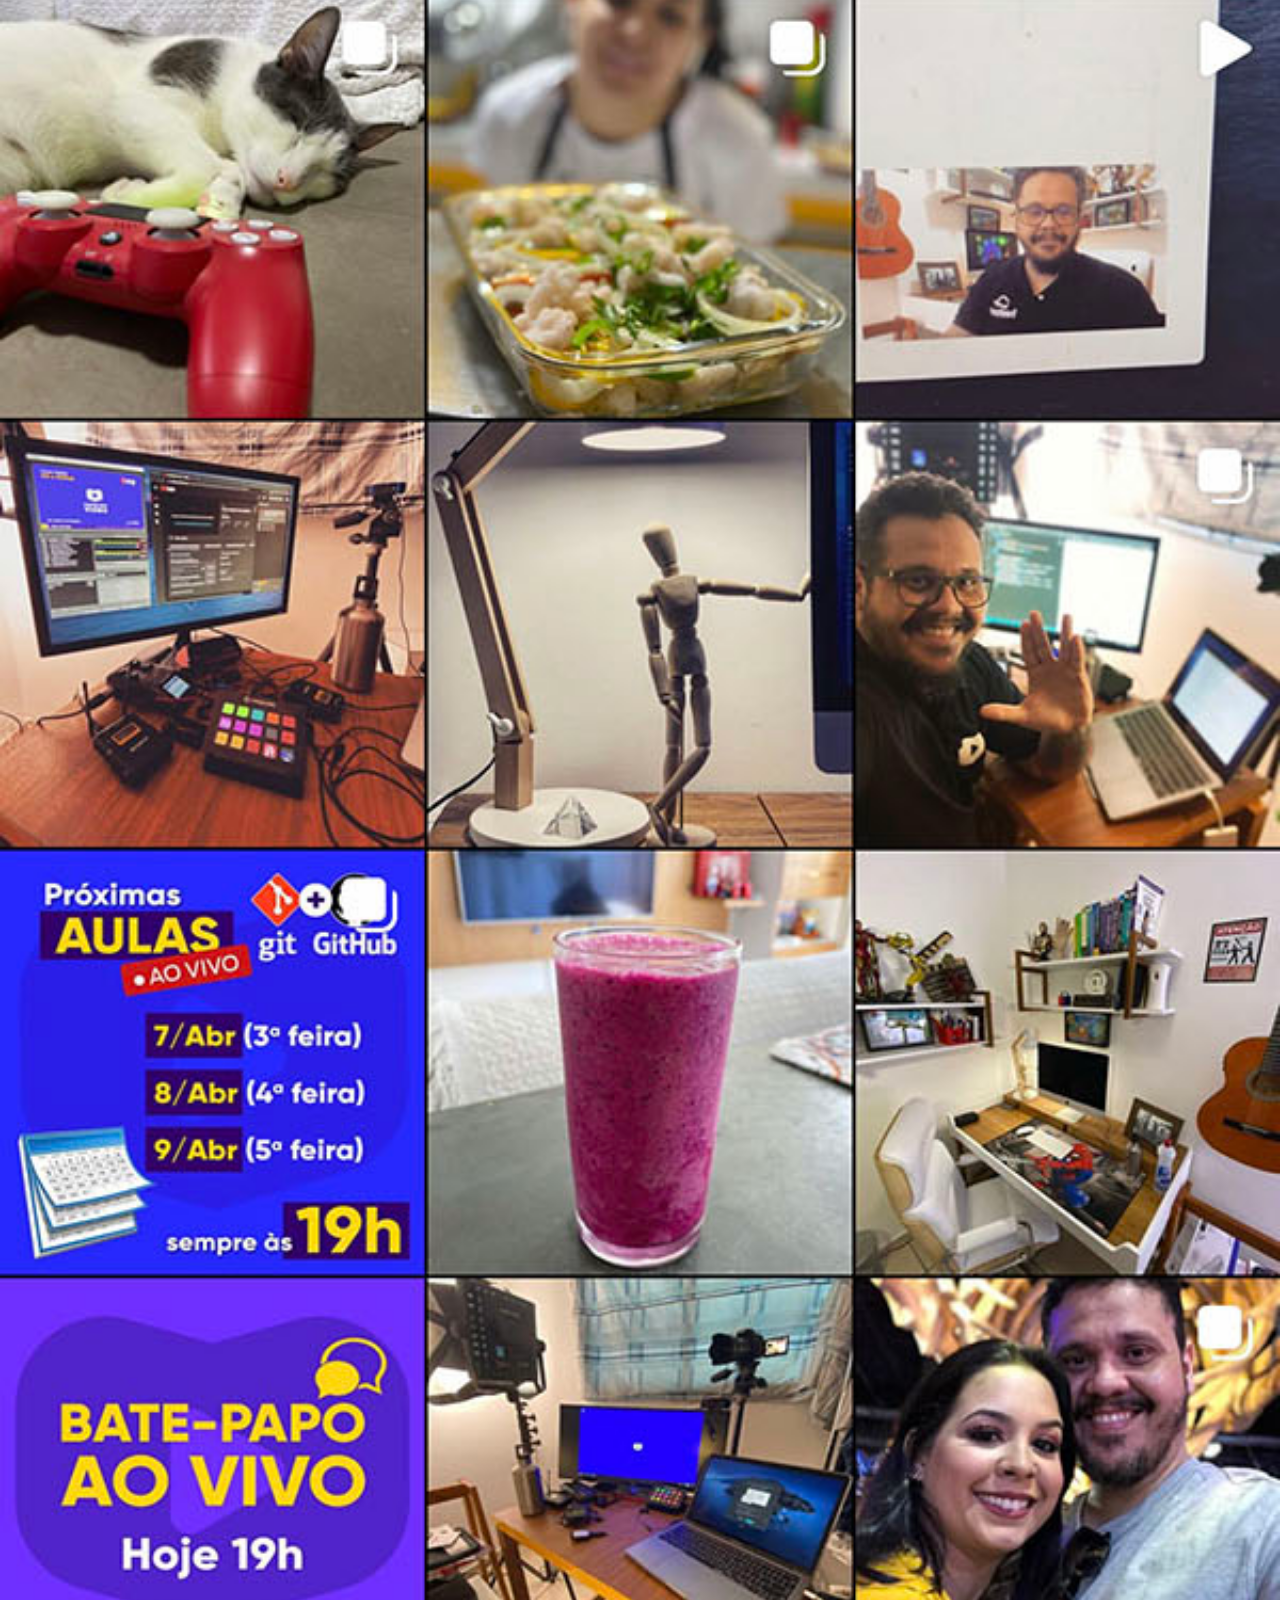
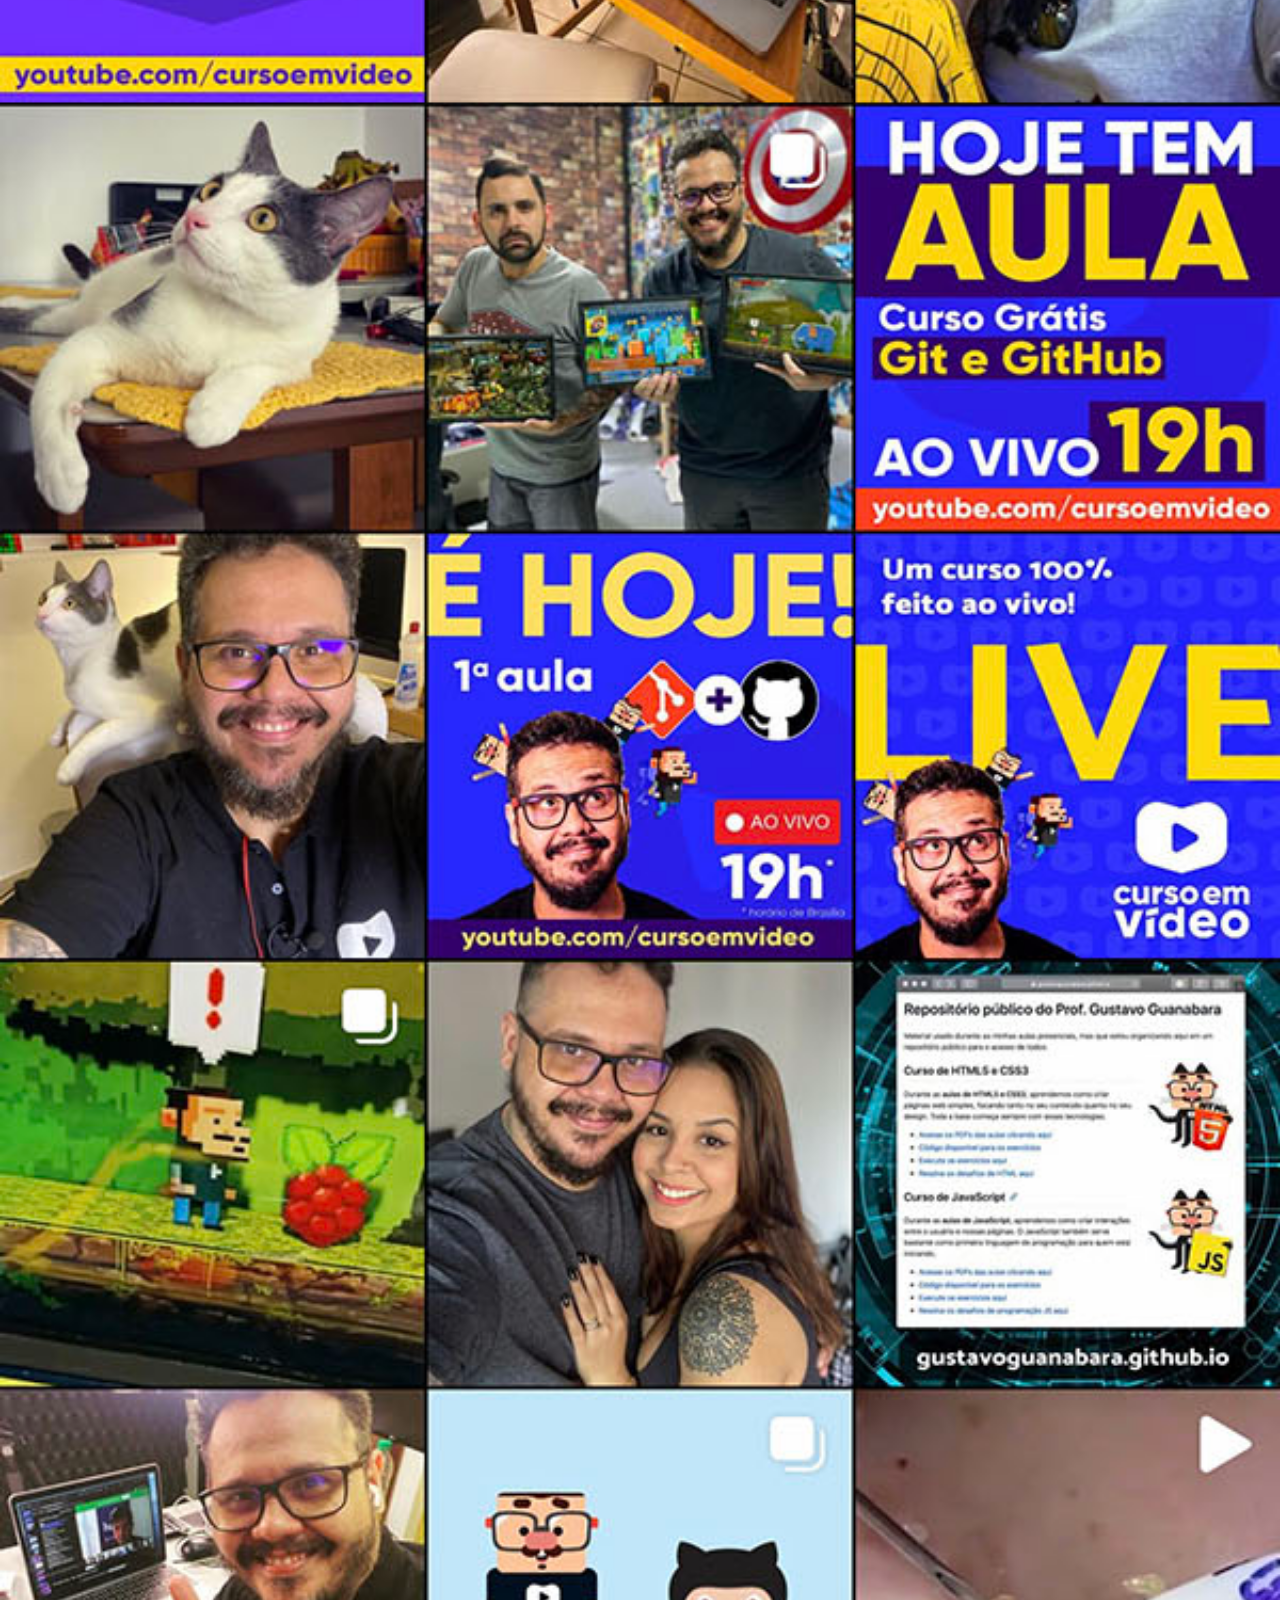
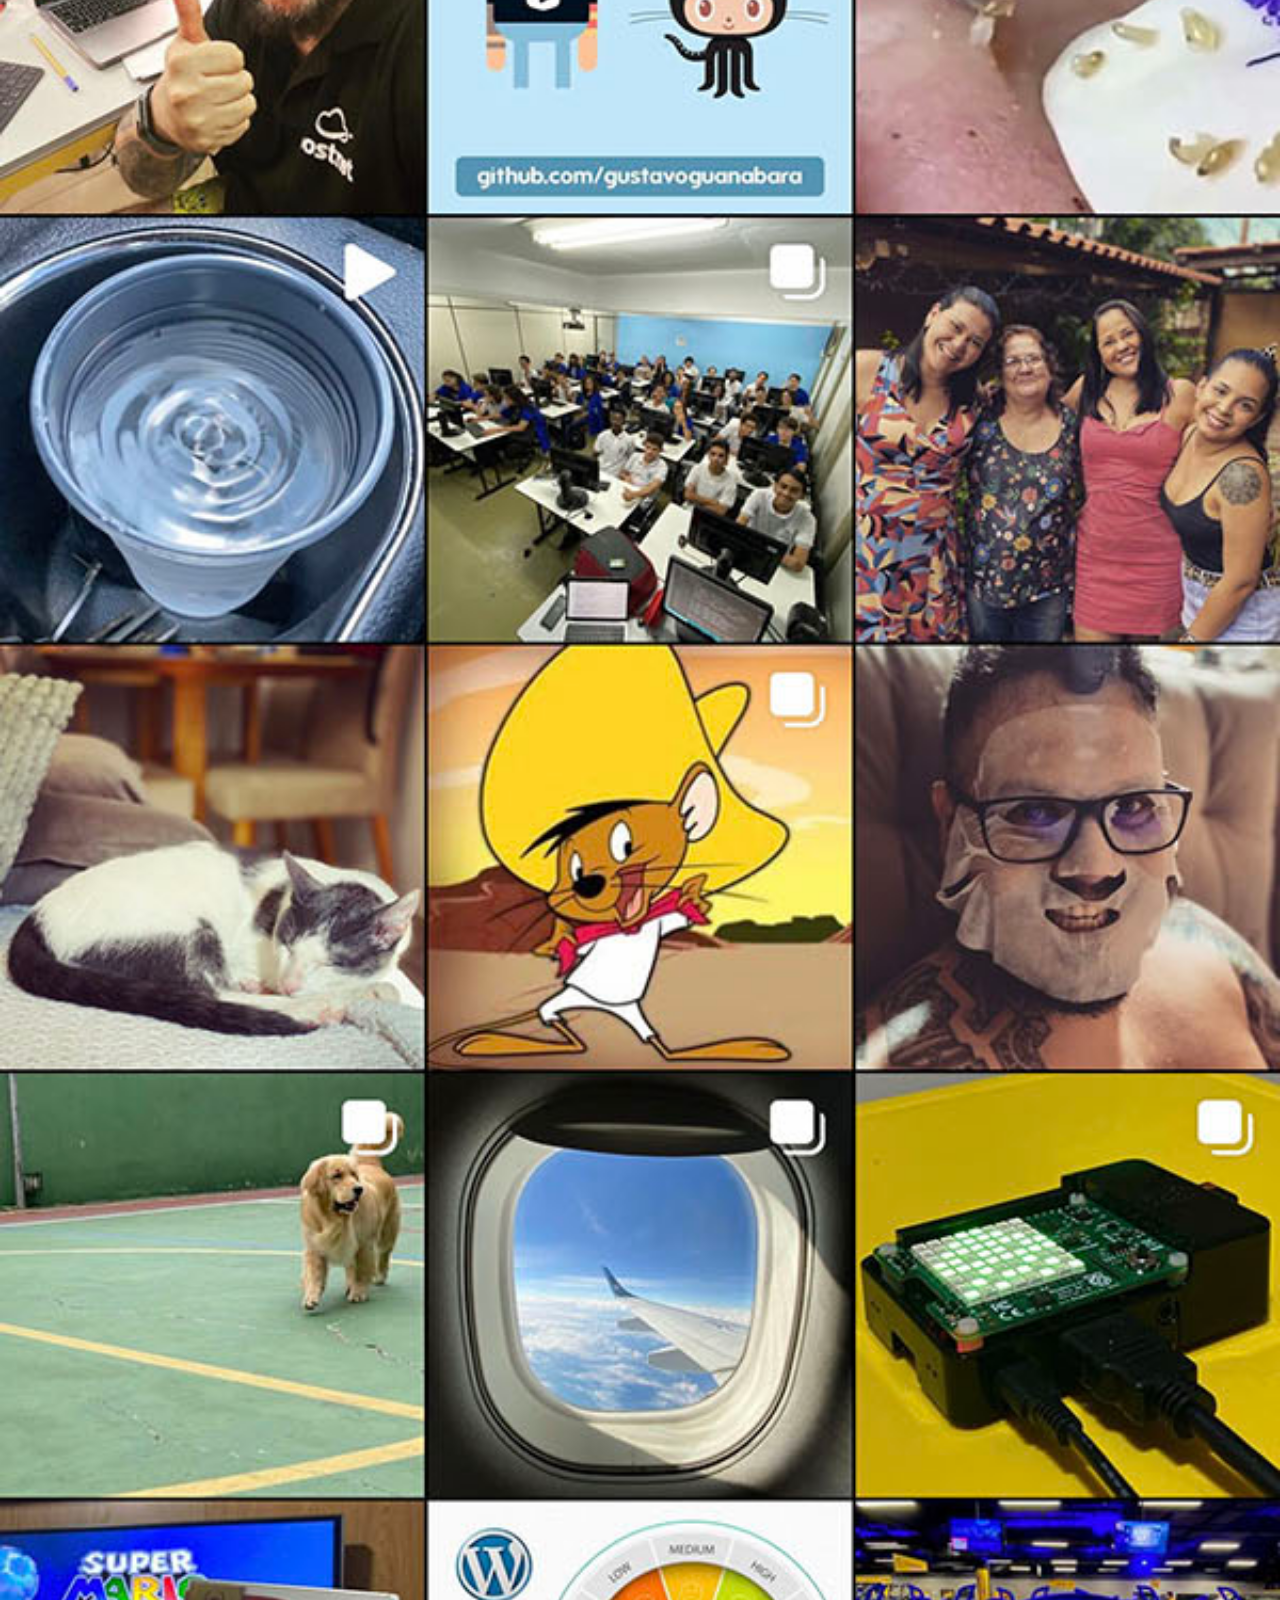
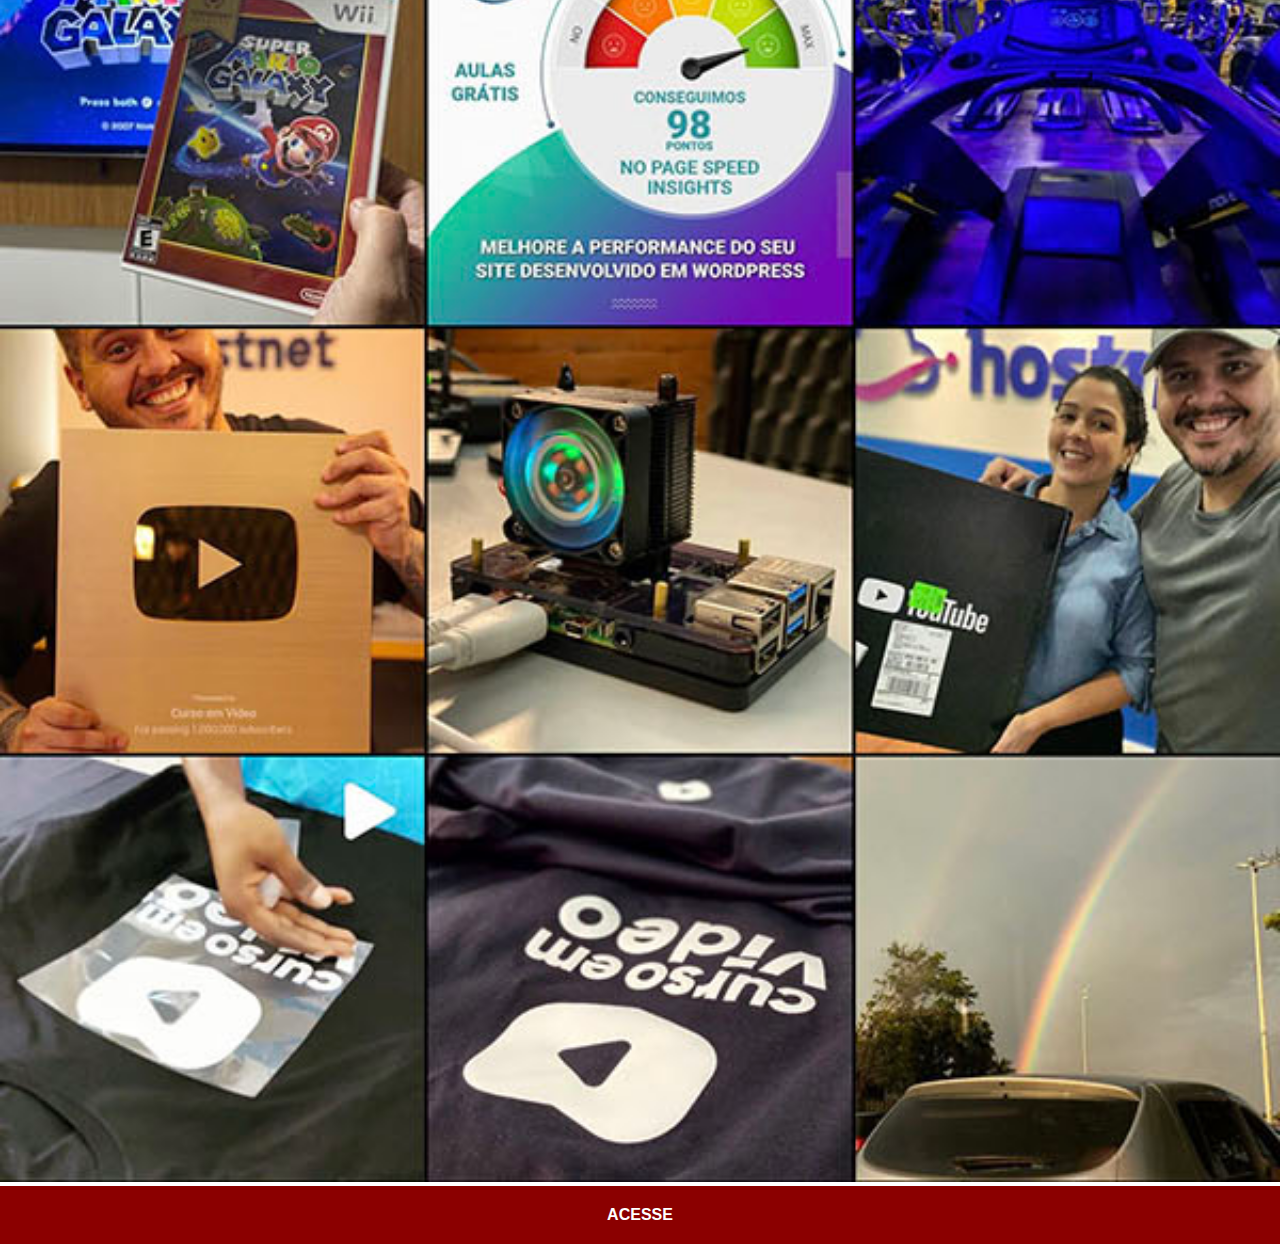
<file: instagram.html>
<!DOCTYPE html>
<html lang="pt-br">
<head>
    <meta charset="UTF-8">
    <meta http-equiv="X-UA-Compatible" content="IE=edge">
    <meta name="viewport" content="width=device-width, initial-scale=1.0">
    <title>Instagram</title>
    <link rel="stylesheet" href="estilos/social.css">
</head>
<body>
    <img src="imagens/tela-instagram.jpg" alt="Instagram">
    <a href="https://www.instagram.com/gustavoguanabara/" target="_blank">ACESSE</a>
</body>
</html>
</file>
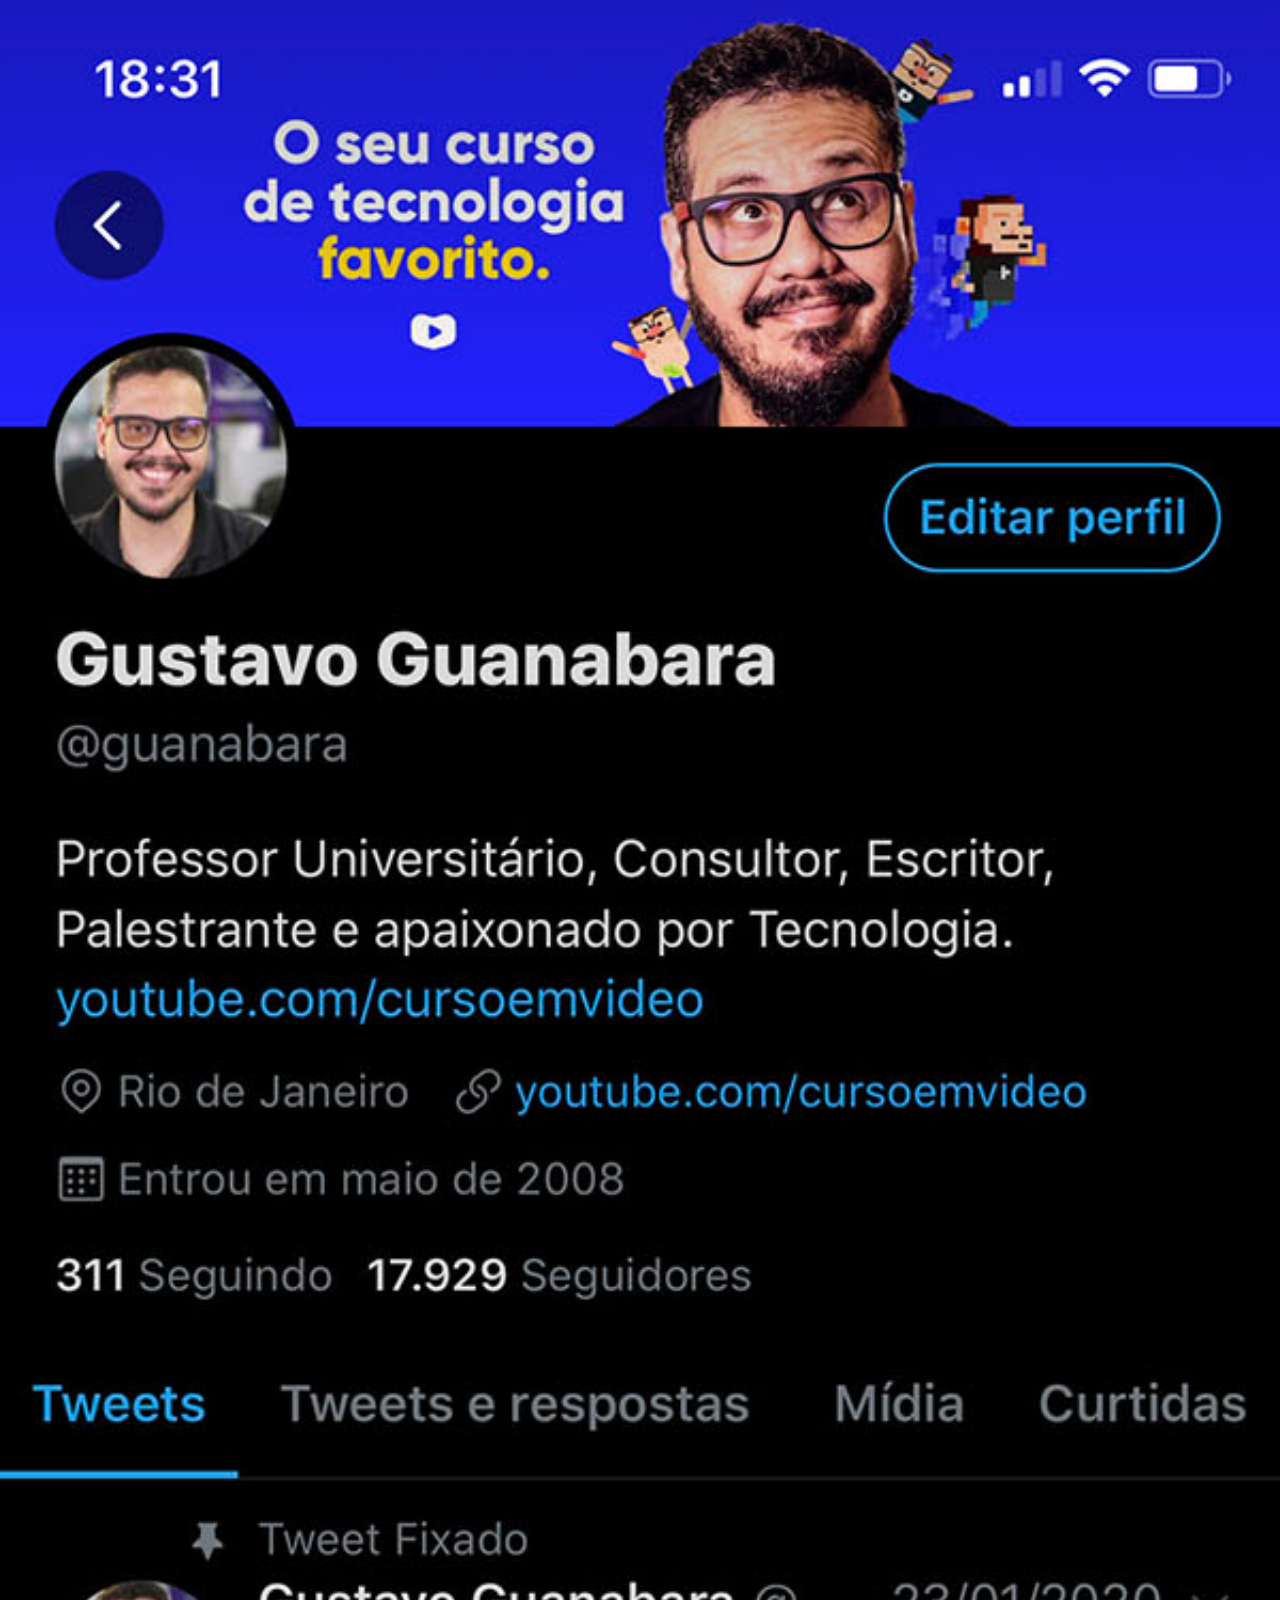
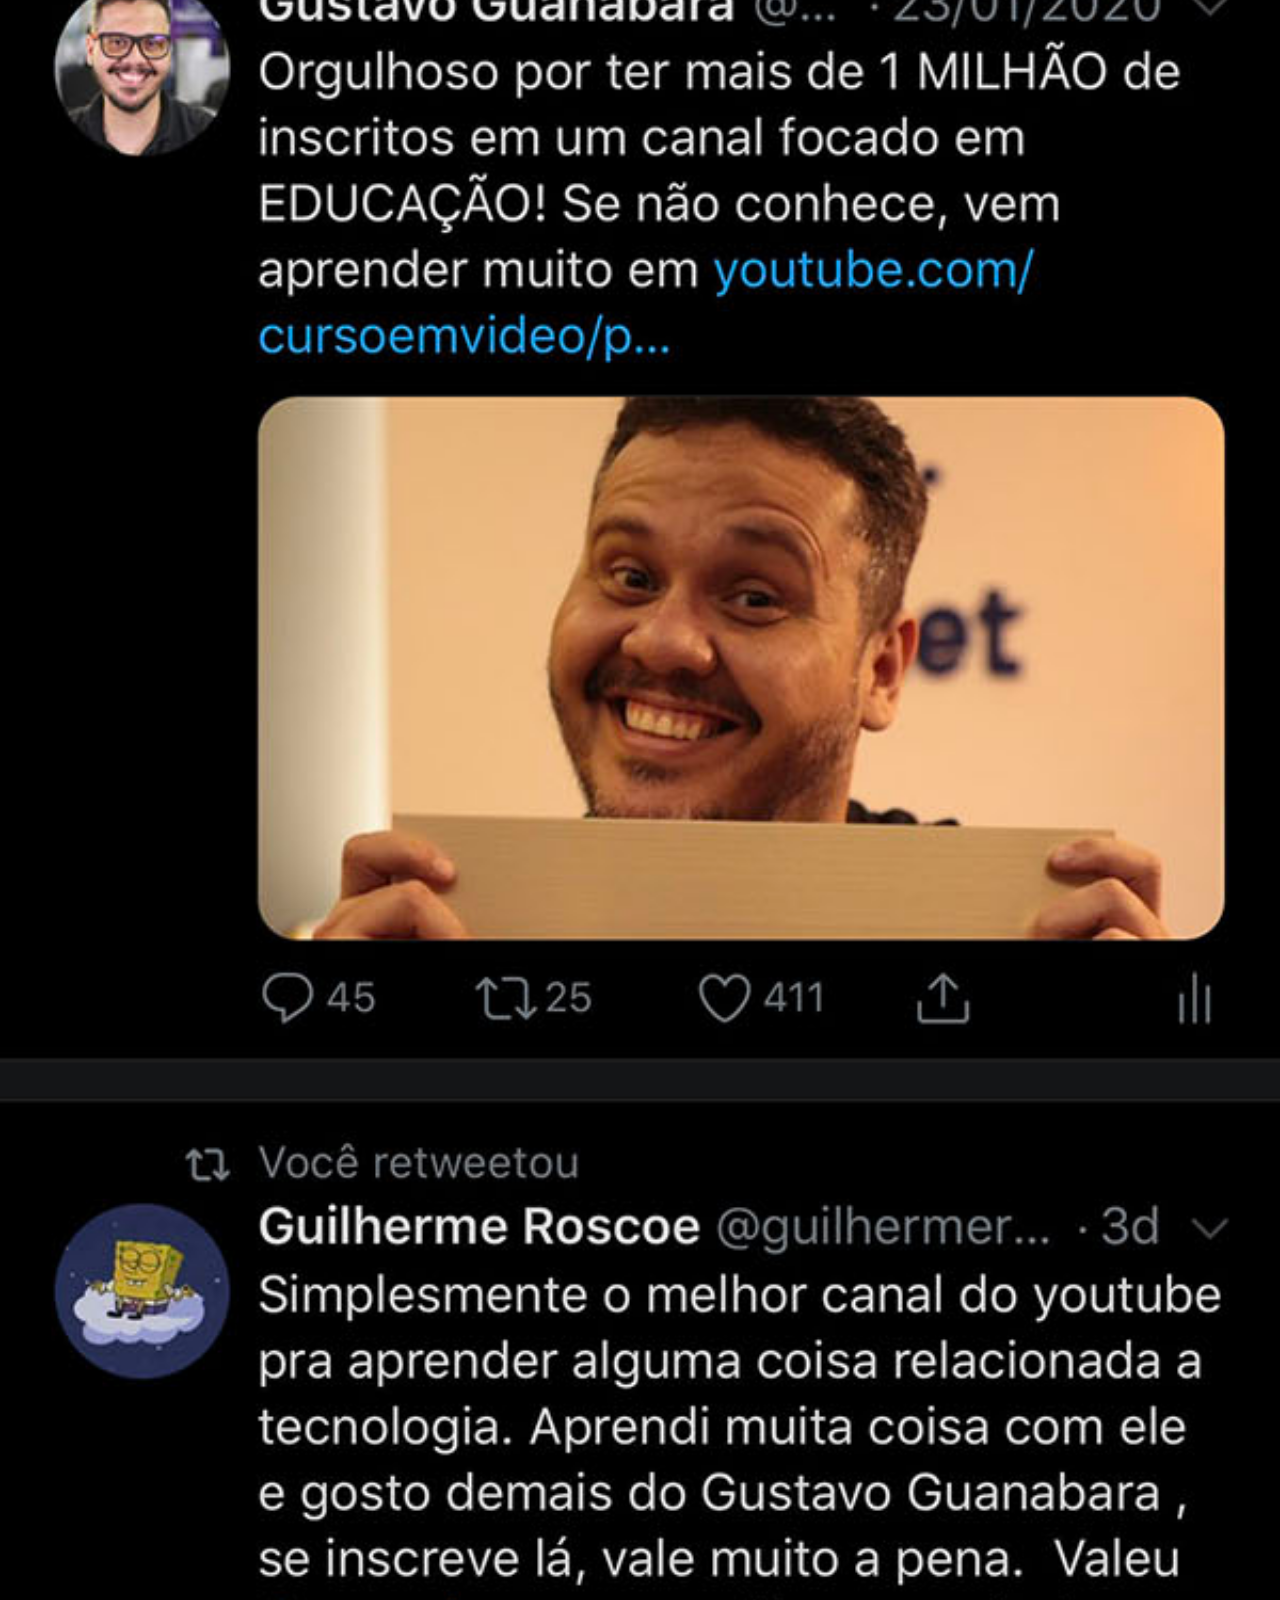
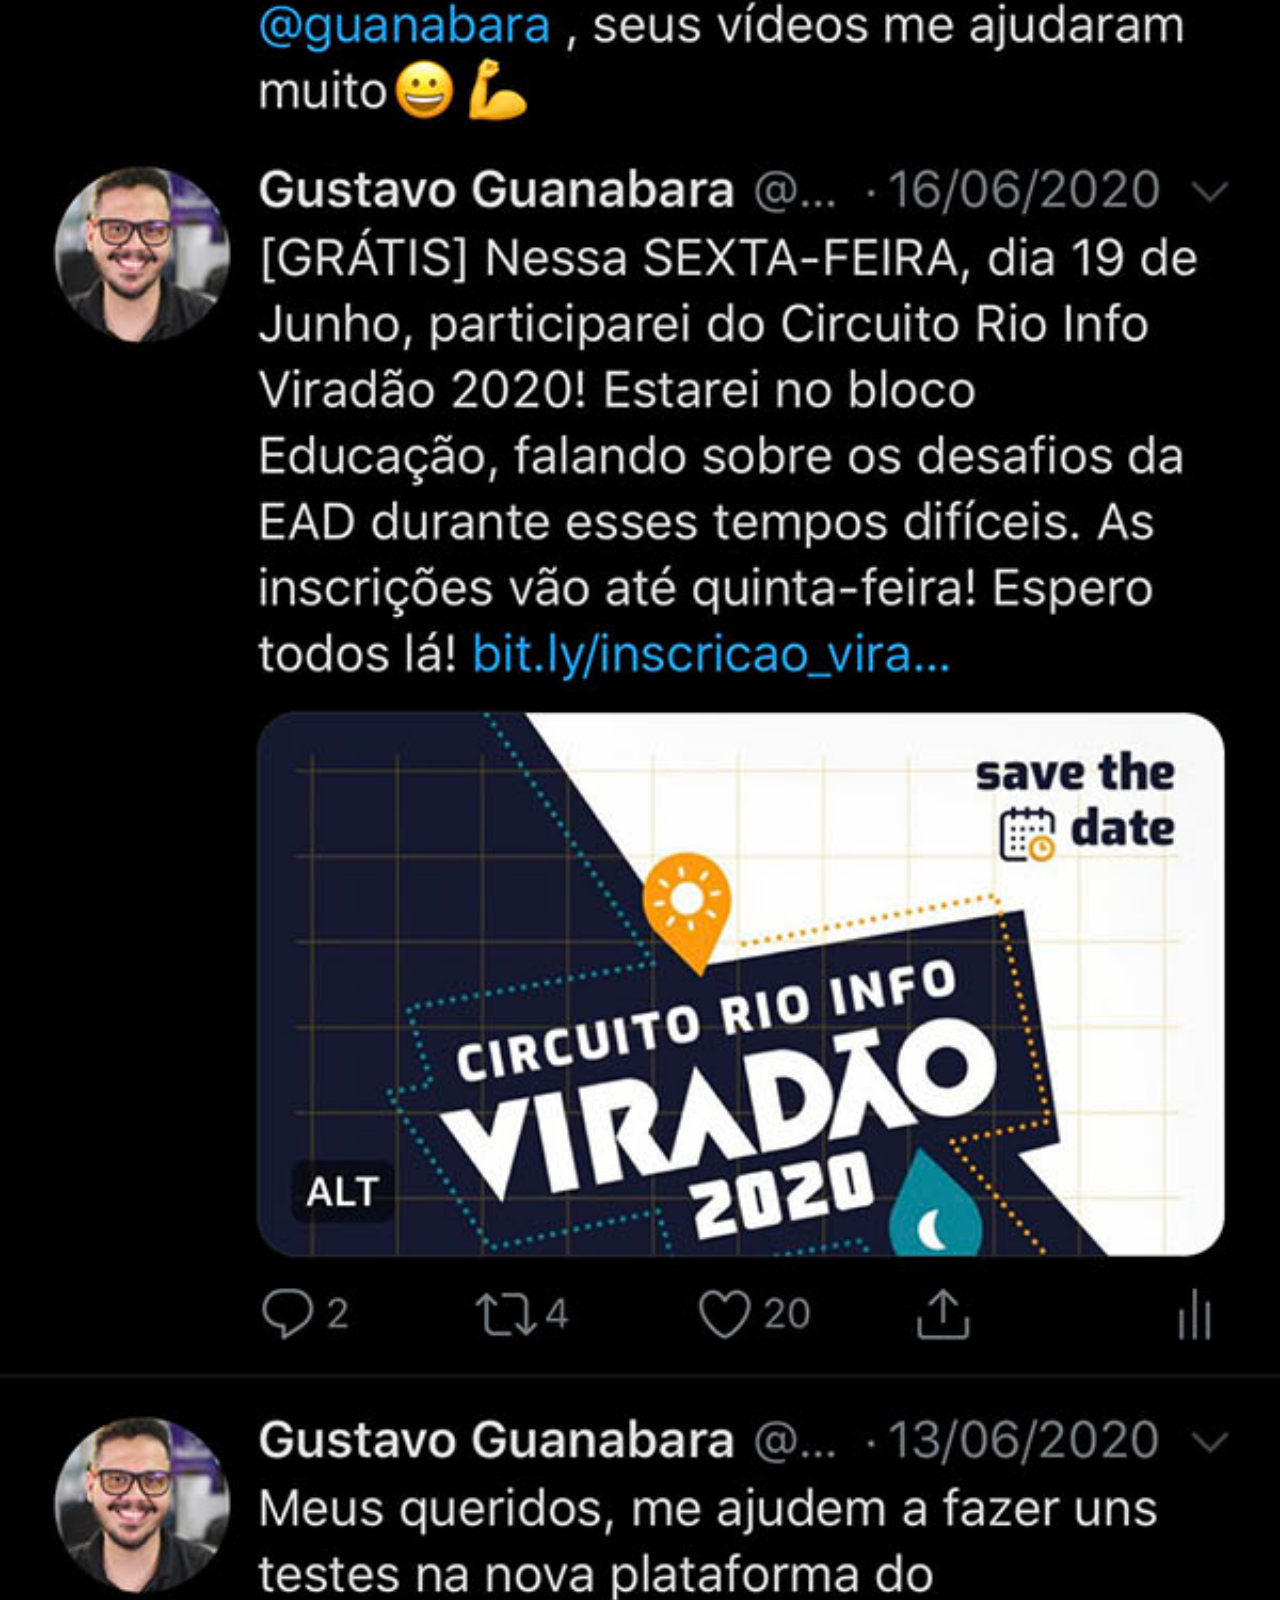
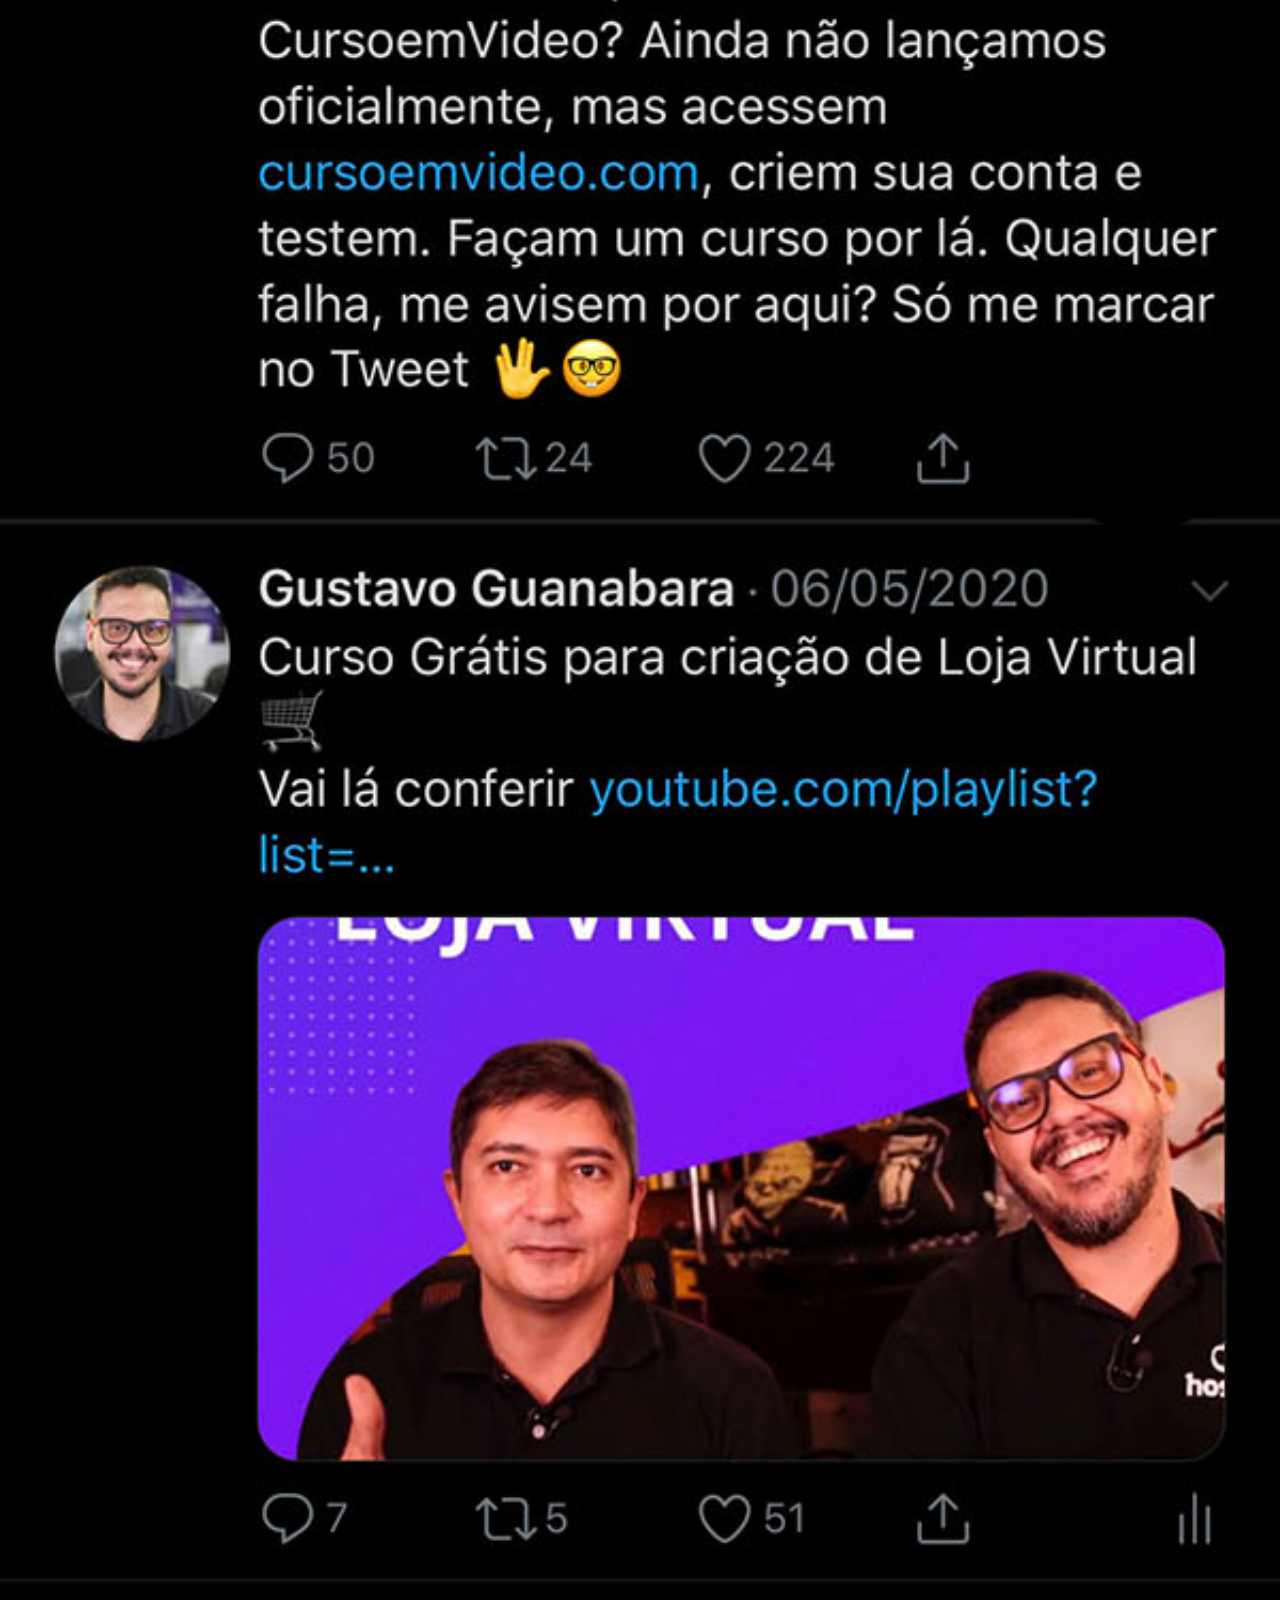
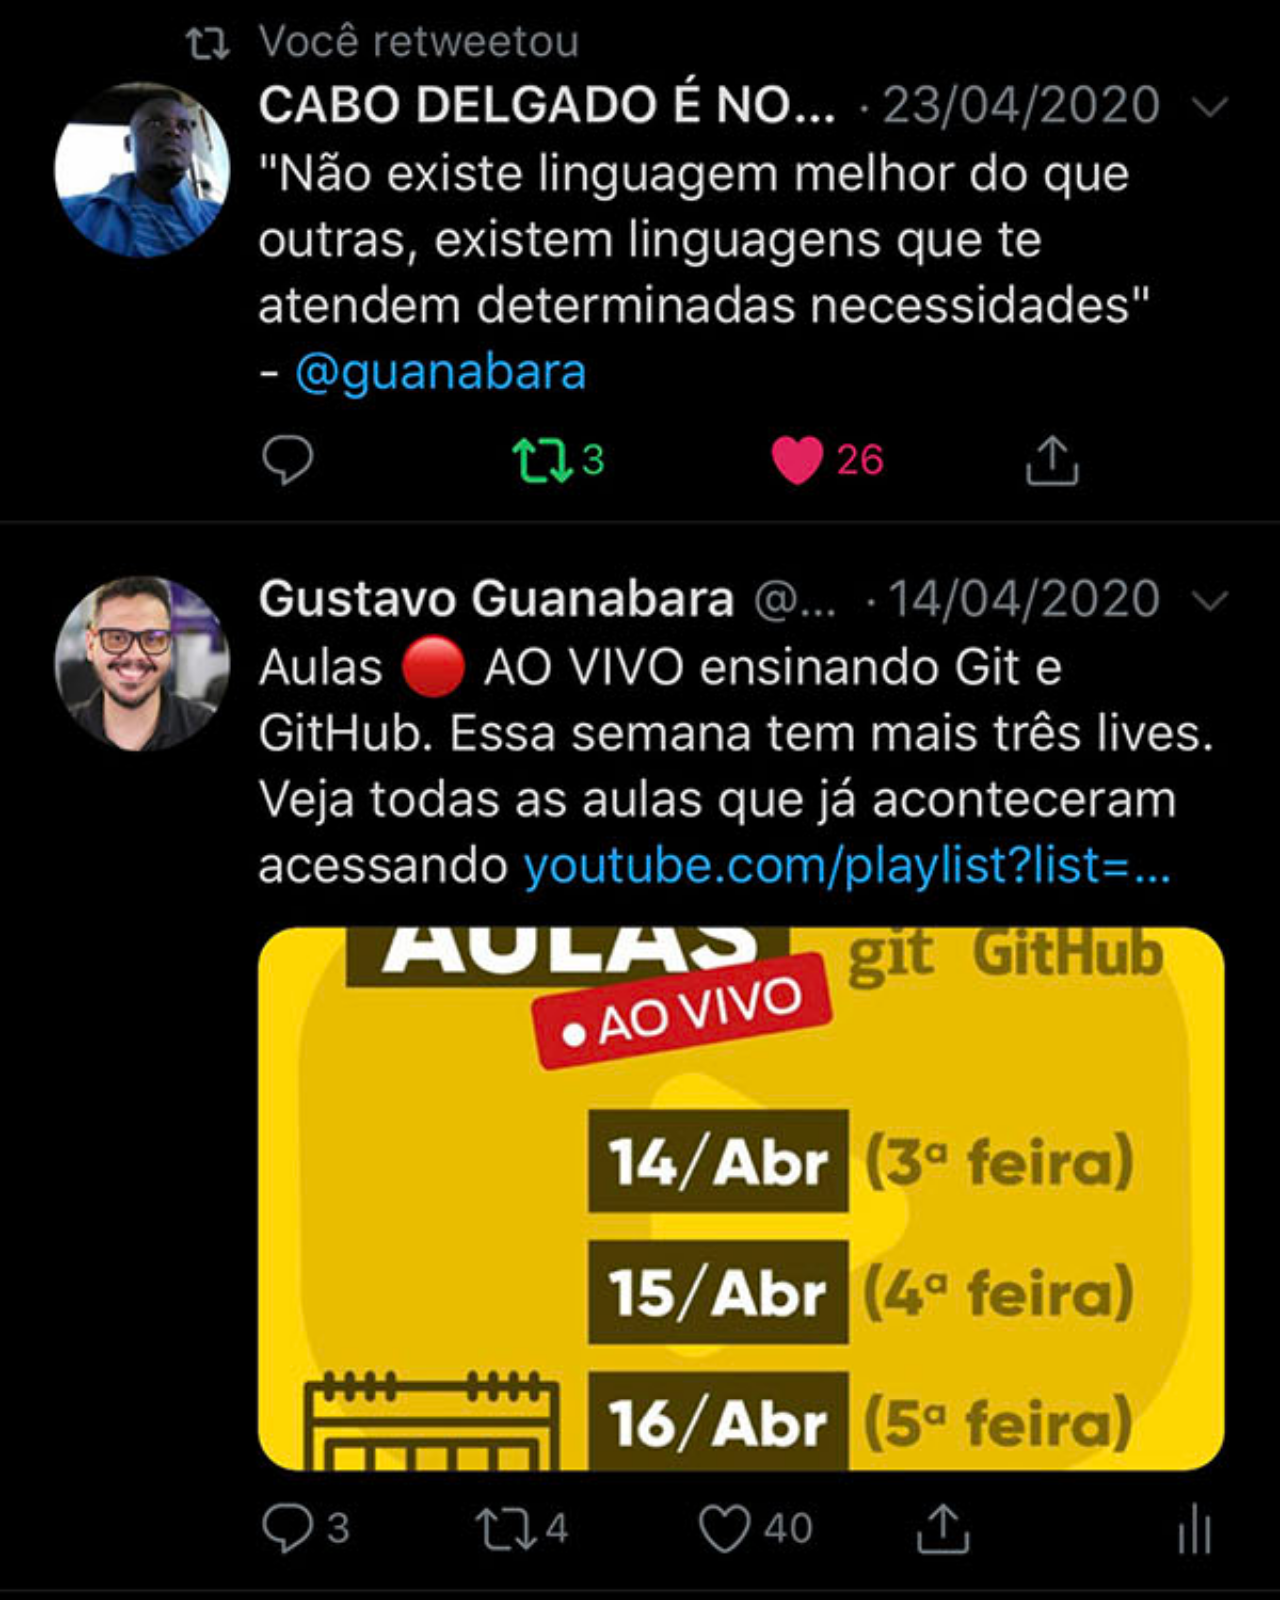
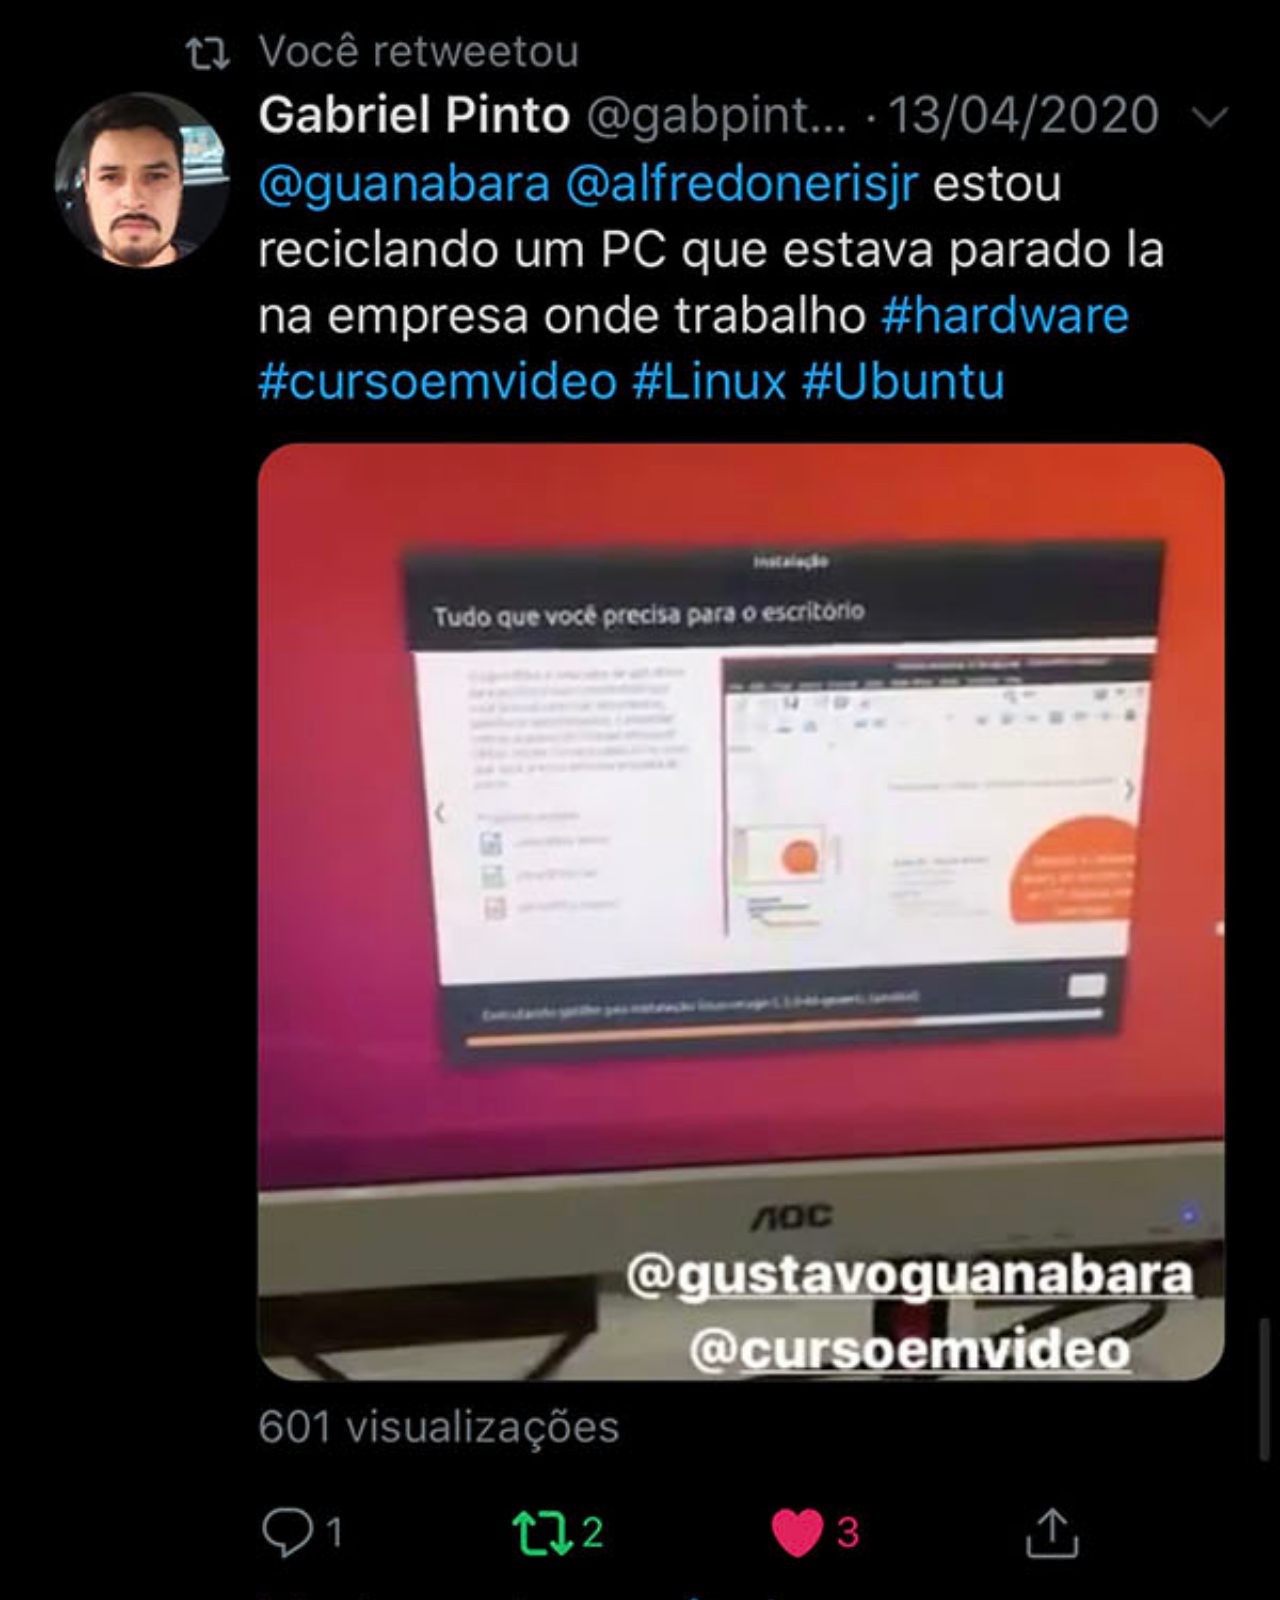
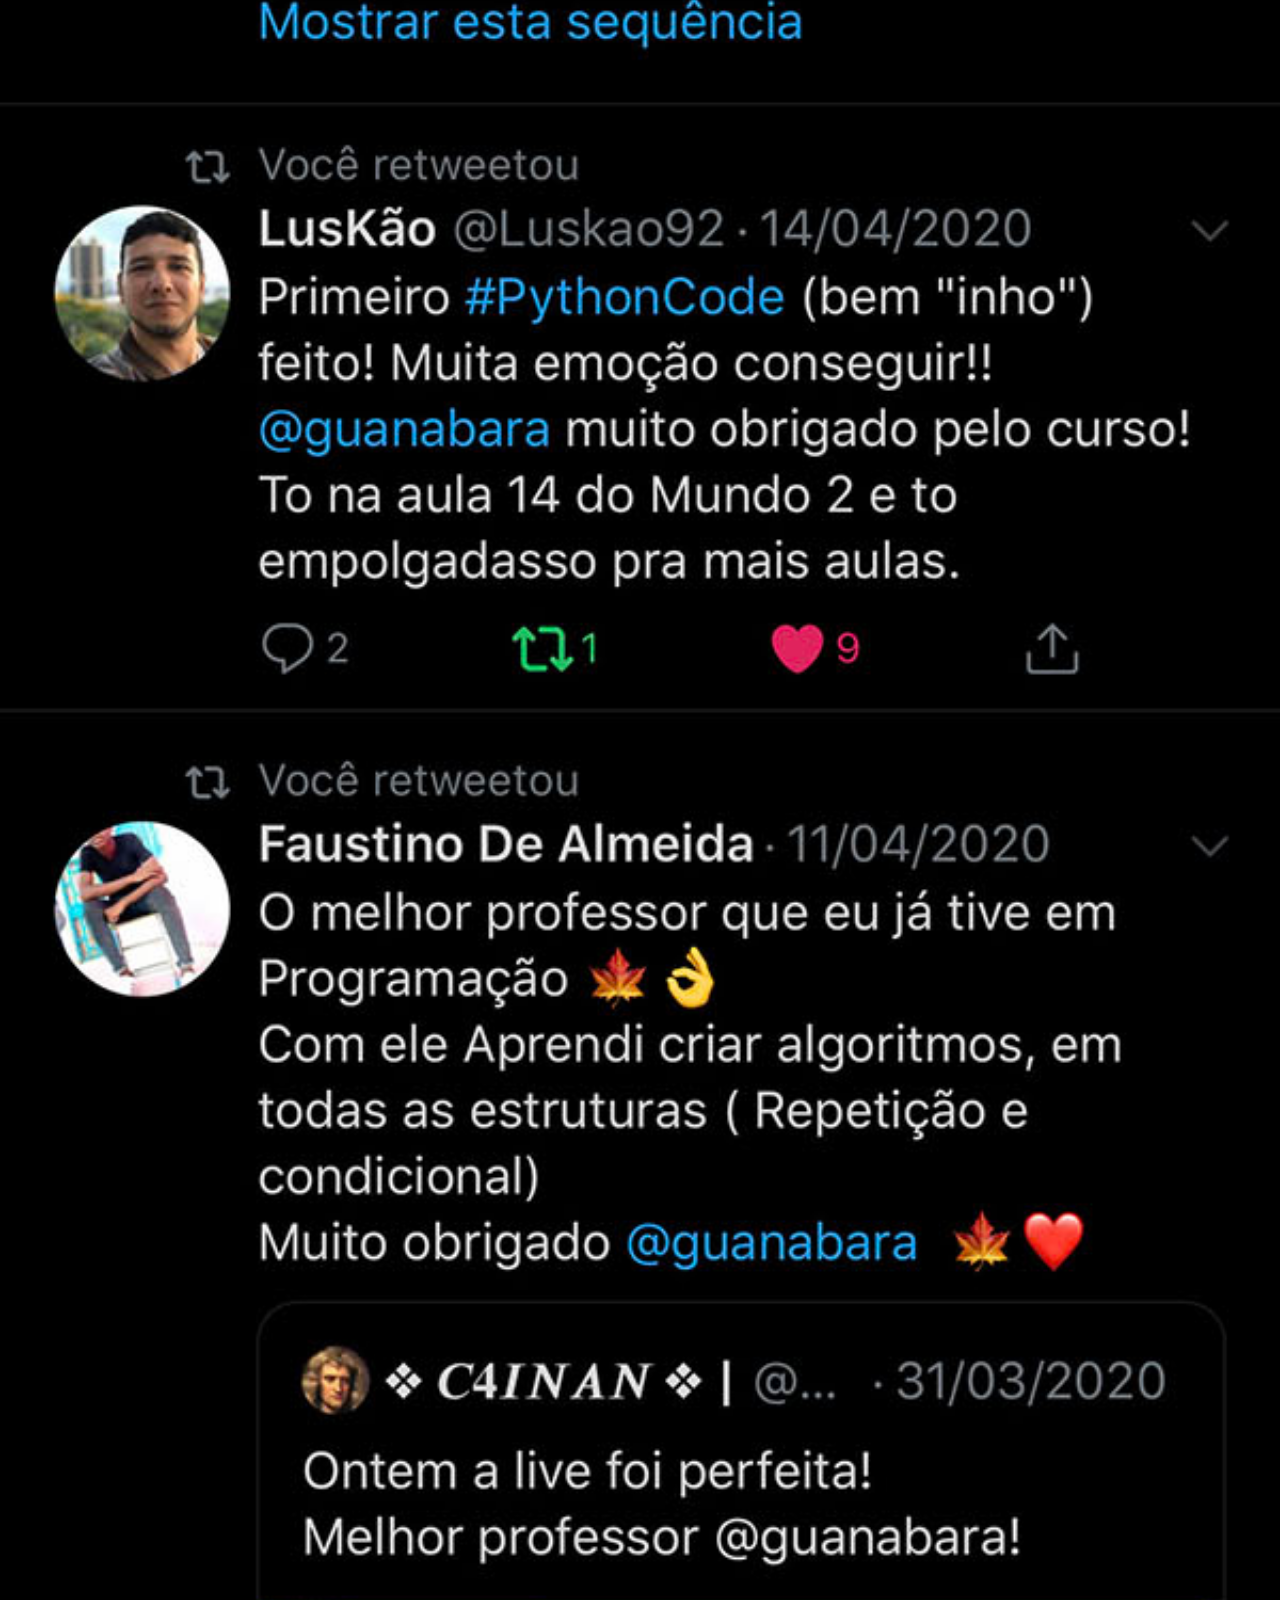
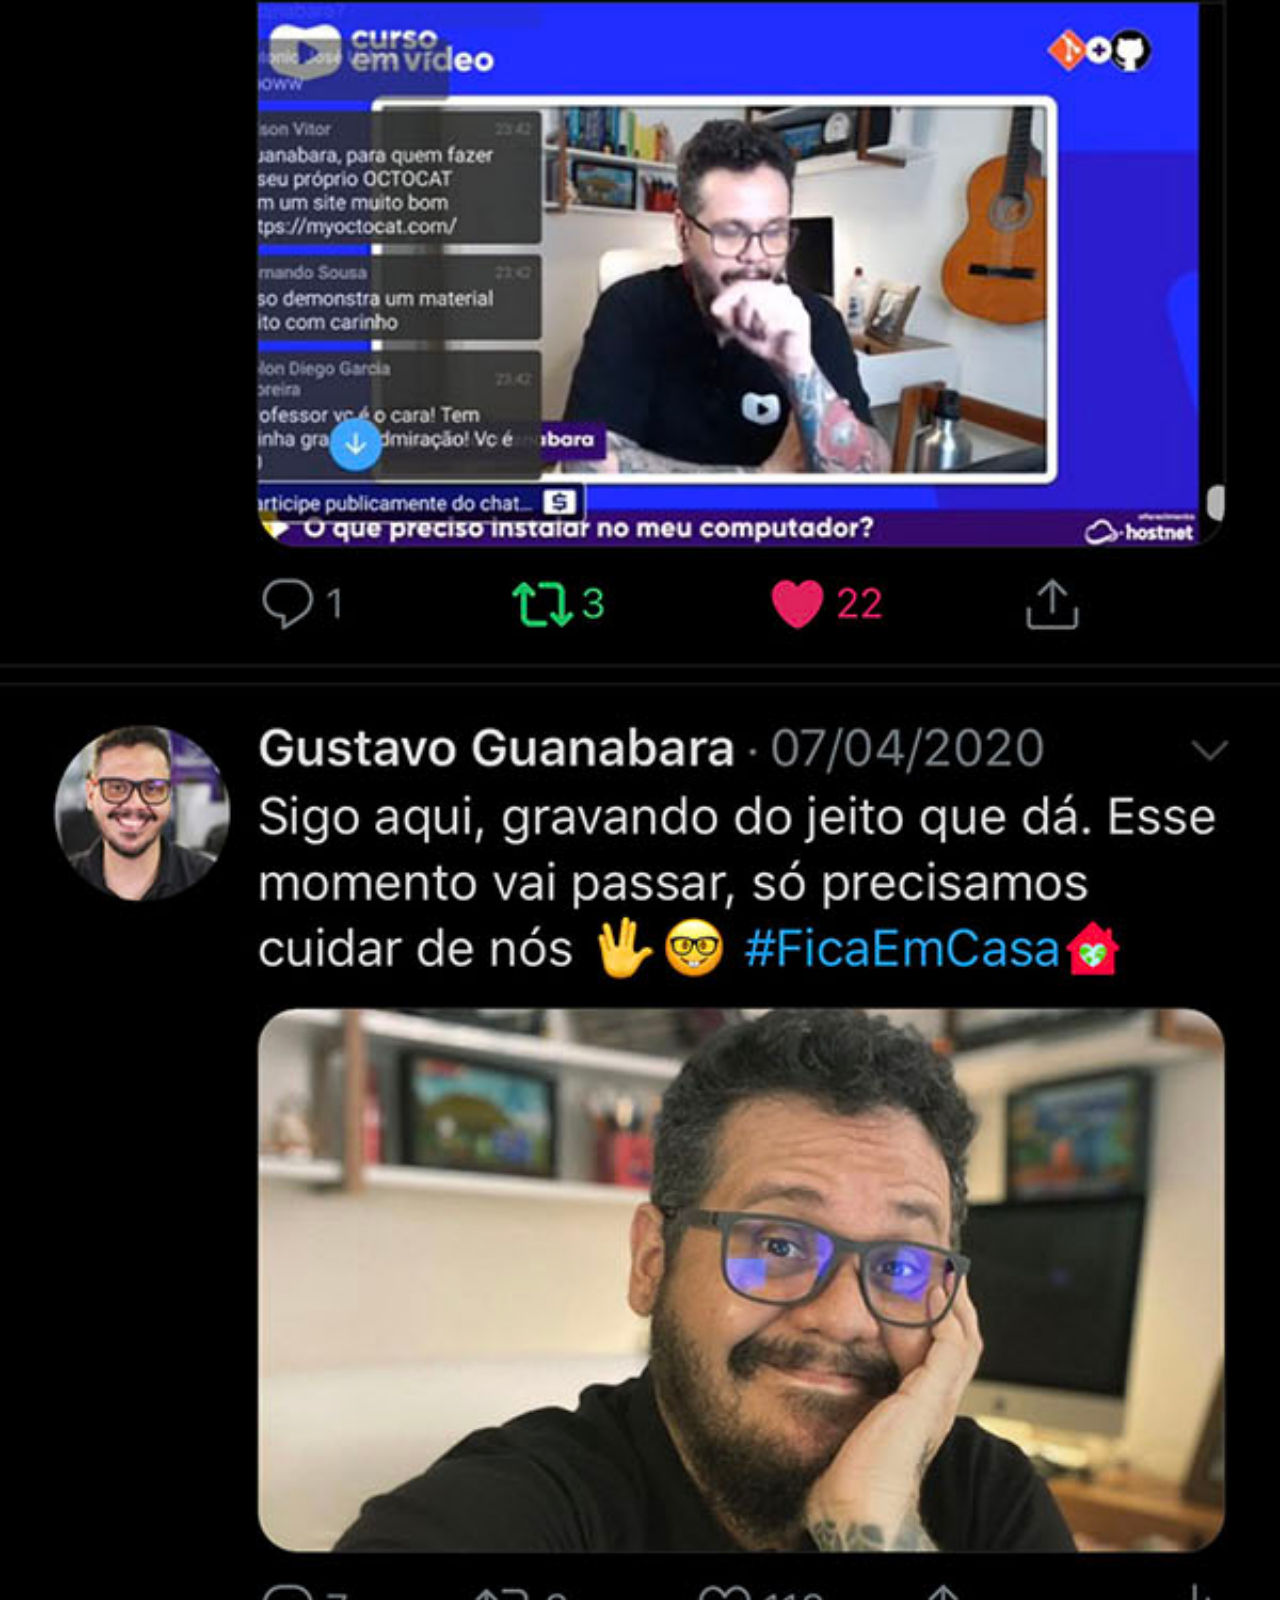
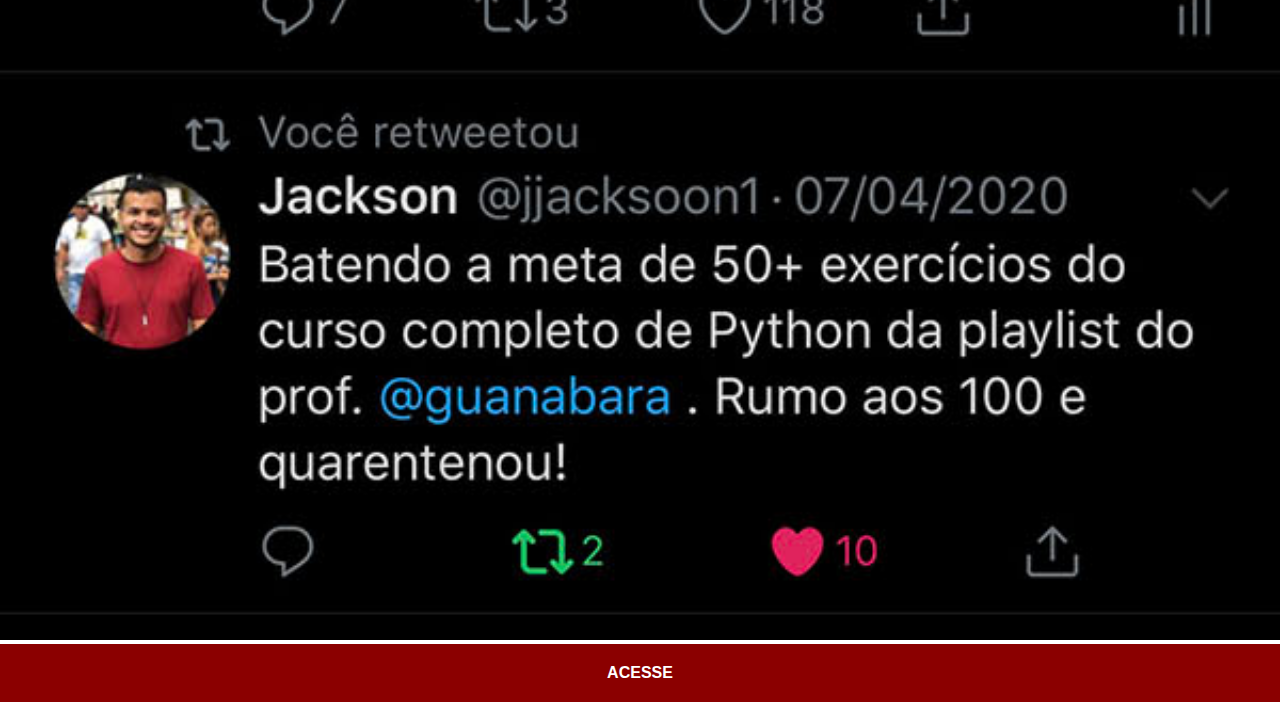
<file: twitter.html>
<!DOCTYPE html>
<html lang="pt-br">
<head>
    <meta charset="UTF-8">
    <meta http-equiv="X-UA-Compatible" content="IE=edge">
    <meta name="viewport" content="width=device-width, initial-scale=1.0">
    <title>Twitter</title>
    <link rel="stylesheet" href="estilos/social.css">
</head>
<body>
    <img src="imagens/tela-twitter.jpg" alt="Twitter">
    <a href="https://twitter.com/guanabara" target="_blank">ACESSE</a>
</body>
</html>
</file>
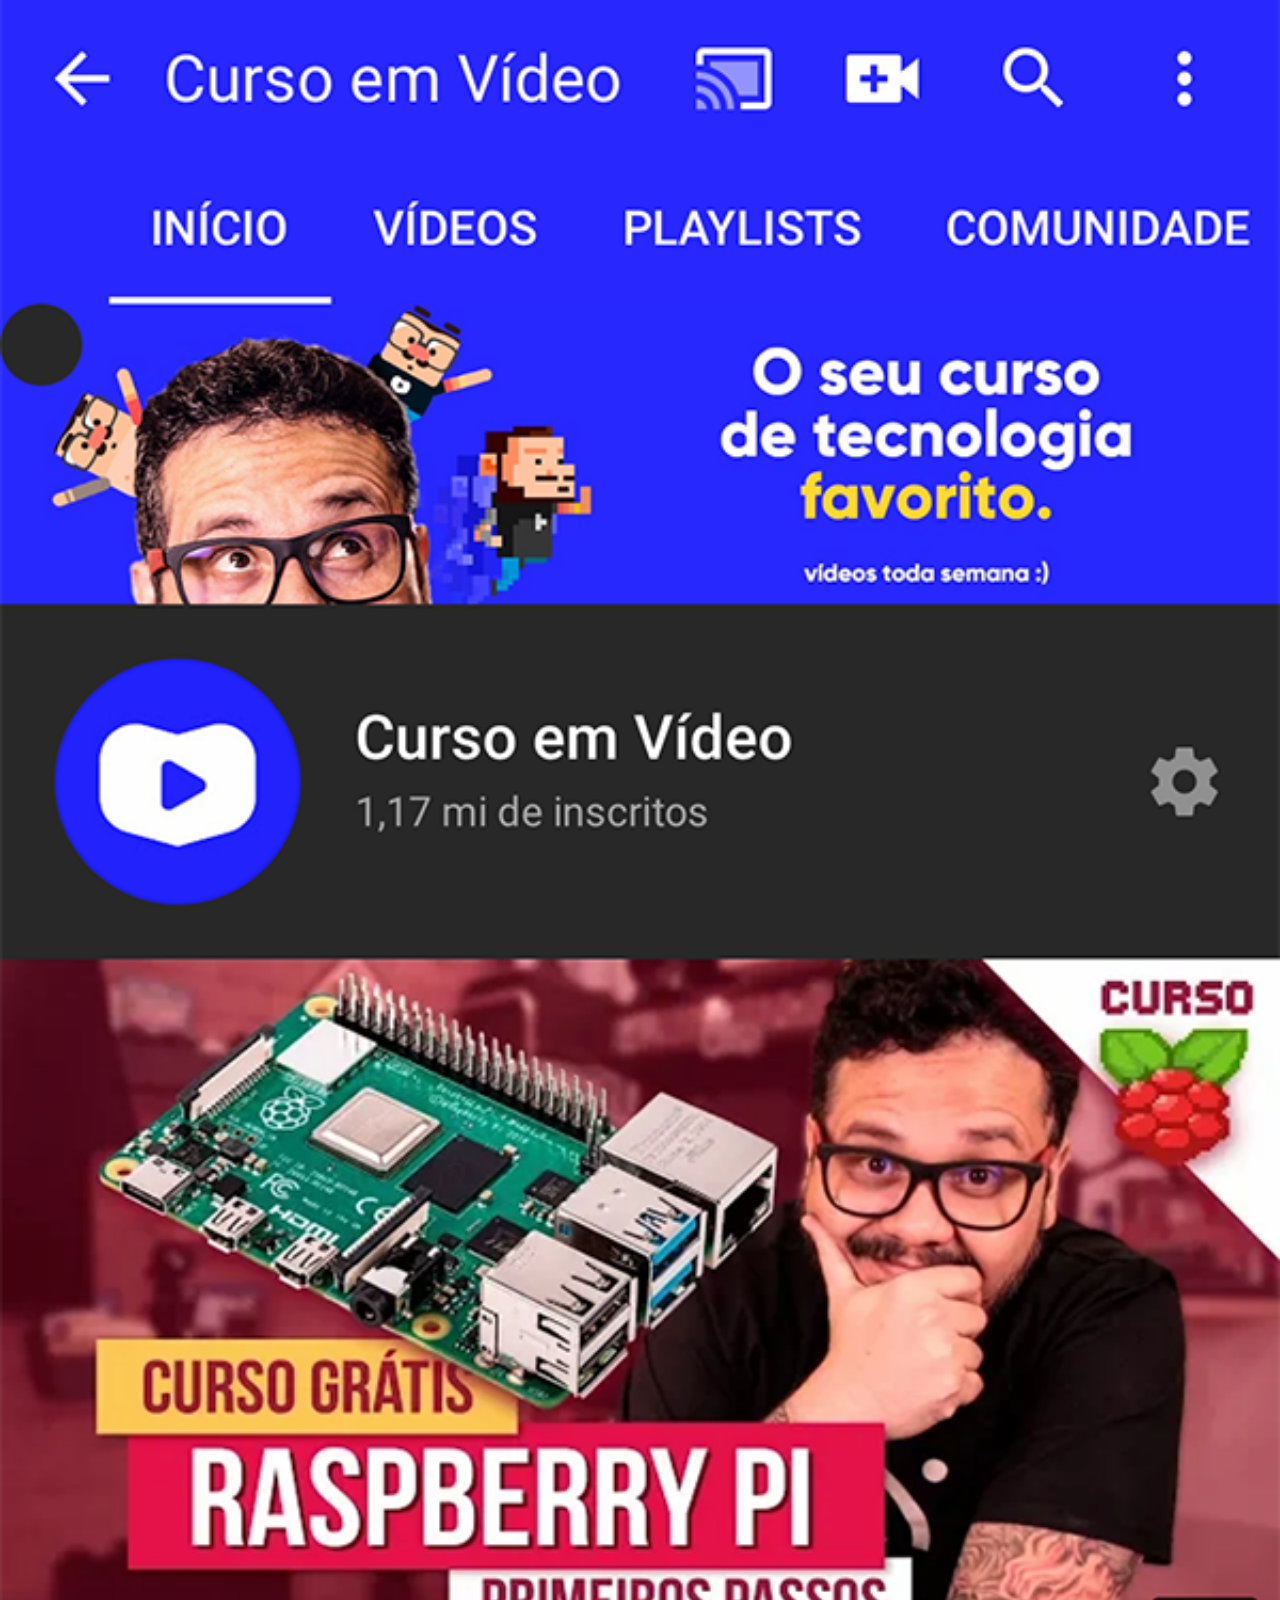
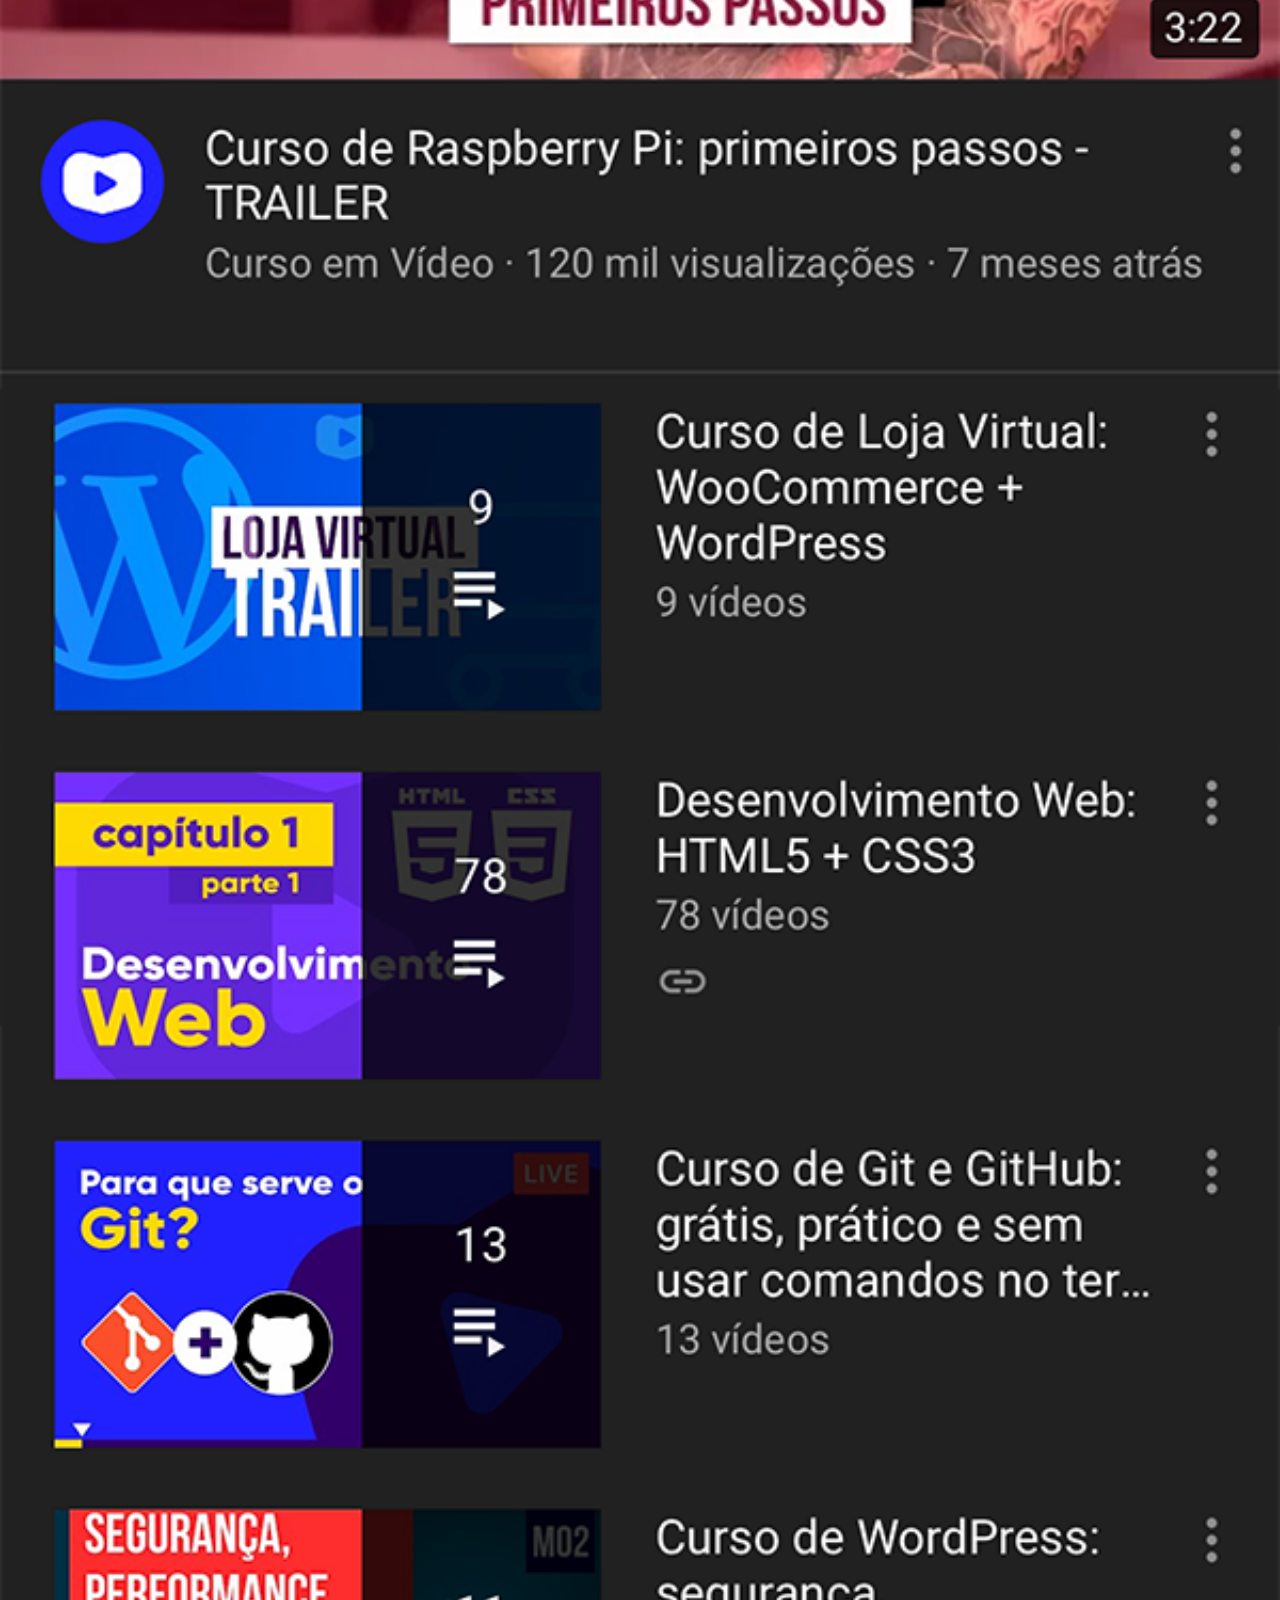
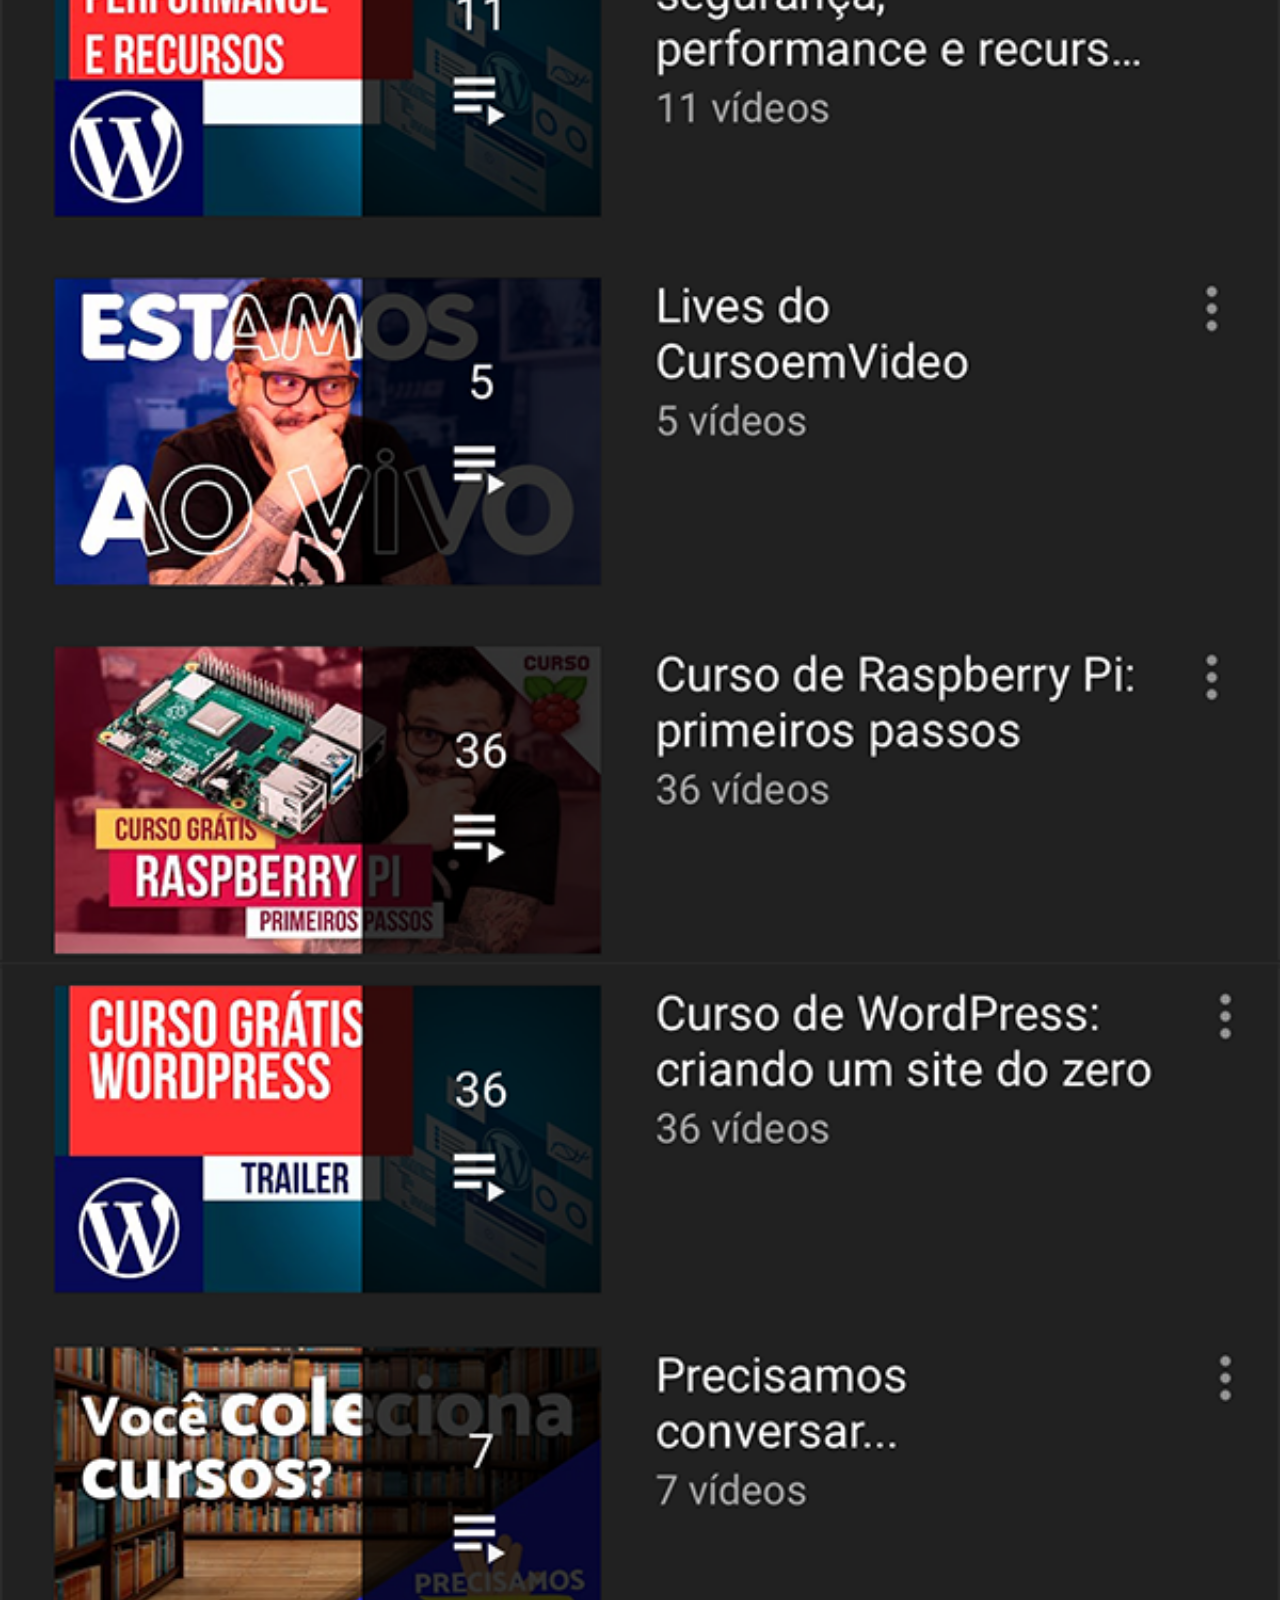
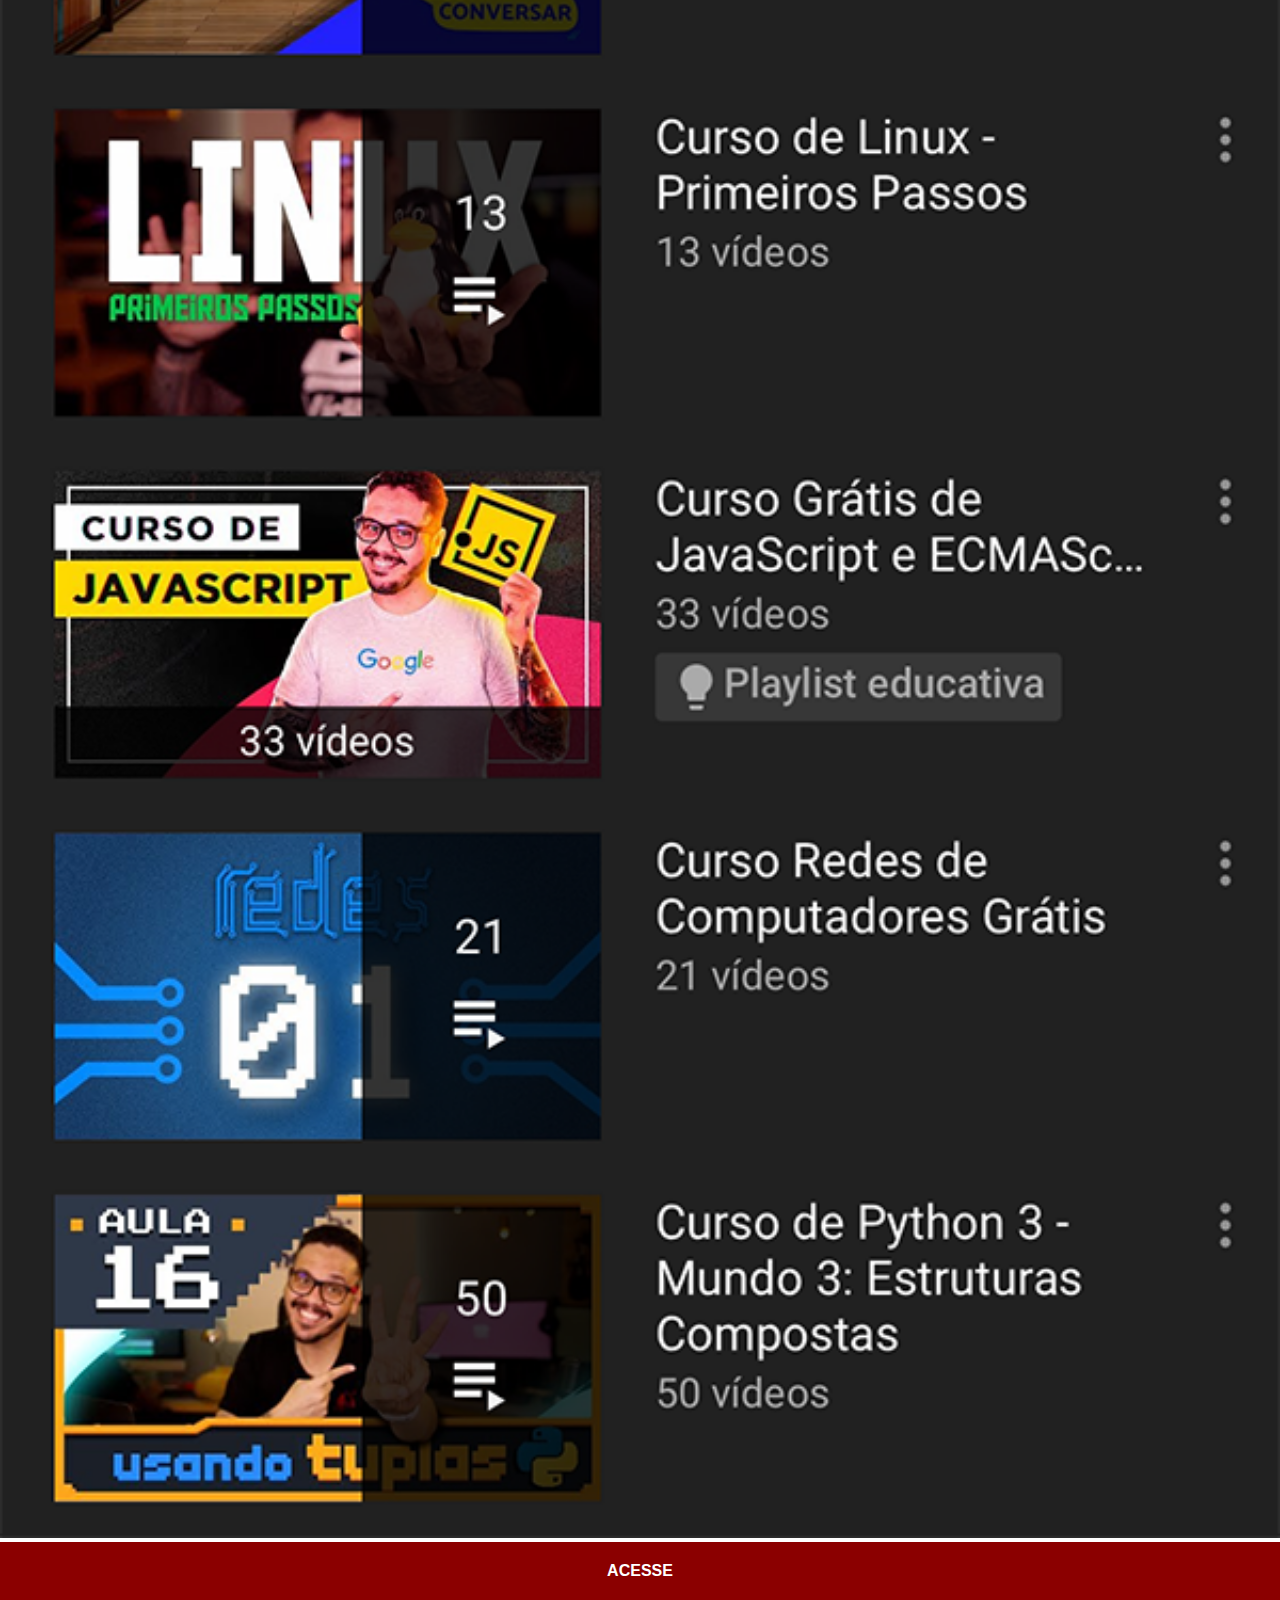
<file: youtube.html>
<!DOCTYPE html>
<html lang="pt-br">
<head>
    <meta charset="UTF-8">
    <meta http-equiv="X-UA-Compatible" content="IE=edge">
    <meta name="viewport" content="width=device-width, initial-scale=1.0">
    <title>Youtube</title>
    <link rel="stylesheet" href="estilos/social.css">
</head>
<body>
    <img src="imagens/tela-youtube.png" alt="Youtube"><a href="https://www.youtube.com/c/CursoemV%C3%ADdeo/playlists" target="_blank">ACESSE</a>
</body>
</html>
</file>
<file: estilos/style.css>
@charset "UTF-8";

* {
    margin: 0px;
    padding: 0px;
    font-family: Arial, Helvetica, sans-serif;
}

html, body {
    height: 100vh;
    width: 100vw;
    background-color: black;
}

body {
    background: url('../imagens/fundo-madeira.jpg') no-repeat top center;
    background-size: cover;
    background-attachment: fixed;
}

main {
    height: 100vh;
    position: relative;
}

section#telefone {
    position: absolute;
    top: 50%;
    left: 50%;
    transform: translate(-50%, -50%);
    height: 627px;
    width: 311px;
    background: url(../imagens/frame-iphone.png) no-repeat;
}

iframe#tela {
    position: relative;
    top: 80px;
    left: 22px;
    width: 269px;
    height: 471px;
}

section#redes-sociais {
    text-align: right;
}

section#redes-sociais img {
    width: 50px;
    margin: 10px;
    border-radius: 50%;
    box-shadow: 2px 2px 5px rgba(0, 0, 0, 0.397);
    box-sizing: border-box;
}

section#redes-sociais img:hover {
    border: 2px solid rgba(255, 255, 255, 0.603);
    transform: translate(-3px, -3px);
    box-shadow: 5px 5px 10px rgba(0, 0, 0, 0.61);
    transition: .2s, border .2s;
}
</file>
<file: estilos/social.css>
@charset "UTF-8";

* {
    margin: 0px;
    padding: 0px;
    font-family: Arial, Helvetica, sans-serif;
}

::-webkit-scrollbar {
    width: 0px;
    height: 0px;
}

img {
    width: 100vw;
}
a {
    display: block;
    background-color: darkred;
    color: white;
    padding: 20px;
    text-align: center;
    font-weight: bolder;
    text-decoration: none;
}

a:hover {
    background-color: red;
}
</file>
